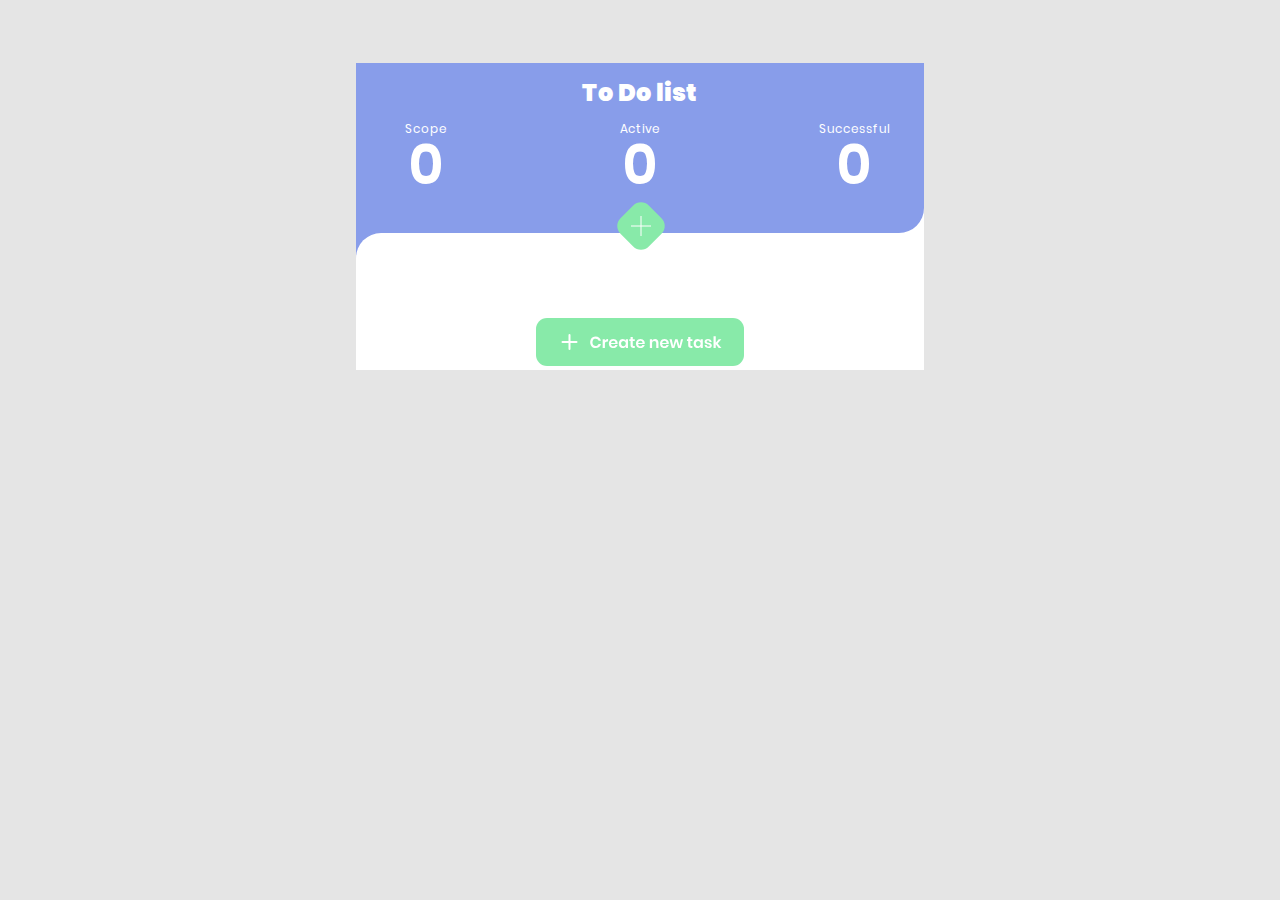
<file: index.html>
<!DOCTYPE html>
<html>
<head>
    <meta charset="UTF-8">
    <title>TO DO List</title>
    <link rel="stylesheet" href="mycss.css">

    <link href="fonts/stylesheet.css" rel="stylesheet" type="text/css"/>
</head>
<body>

<div class="main-block">

    <div class="block-under-header">

        <div class="blank-header">

            <div id="send-data" class="main-title">

                <span class="list-title"> To Do list</span>

            </div>

            <div class="left-block-with-tasks-info-status">

                <span class="scope-title">Scope</span>

                <span id="scope" class="score">0</span>

            </div>

            <div class="block-with-tasks-info-status">

                <span class="active-title">Active</span>

                <span id="active" class="score" data-score="0">0</span>

            </div>

            <div class="right-block-with-tasks-info-status">

                <span class="successful-title">Successful</span>

                <span id="successful" class="score" data-score="0">0</span>

            </div>

        </div>

    </div>

    <div id="rectangle" class="rectangle">

        <svg width="40" height="40" class="inner-rectangle">
            <line id="line" class="line" x1="20" y1="10" x2="20" y2="30" stroke="white"/>
            <line id="line" class="line" x1="10" y1="20" x2="30" y2="20" stroke="white"/>
        </svg>

    </div>

    <br>

    <div id="block-under-body" class="block-under-body">

        <div class="blank-body">

            <form id="form">

            </form>

            <svg width="208" height="48" viewBox="0 0 208 48" fill="none" xmlns="http://www.w3.org/2000/svg" id="createNewTask">
                <rect width="208" height="48" rx="11" fill="#88EAA9"/>
                <path d="M33.5 17V31" stroke="white" stroke-width="2" stroke-linecap="round" stroke-linejoin="round"/>
                <path d="M26.5 24H40.5" stroke="white" stroke-width="2" stroke-linecap="round" stroke-linejoin="round"/>
                <path d="M59.628 18.592C61.036 18.592 62.204 18.9547 63.132 19.68C64.06 20.4053 64.6733 21.392 64.972 22.64H62.604C62.3587 22.032 61.9747 21.552 61.452 21.2C60.94 20.848 60.3213 20.672 59.596 20.672C58.9987 20.672 58.46 20.8213 57.98 21.12C57.5 21.4187 57.1267 21.8453 56.86 22.4C56.5933 22.9547 56.46 23.6053 56.46 24.352C56.46 25.088 56.5933 25.7333 56.86 26.288C57.1267 26.8427 57.5 27.2693 57.98 27.568C58.46 27.8667 58.9987 28.016 59.596 28.016C60.3213 28.016 60.94 27.84 61.452 27.488C61.9747 27.136 62.3587 26.656 62.604 26.048H64.972C64.6733 27.296 64.06 28.2827 63.132 29.008C62.204 29.7333 61.036 30.096 59.628 30.096C58.5507 30.096 57.596 29.856 56.764 29.376C55.9427 28.8853 55.3027 28.2027 54.844 27.328C54.396 26.4533 54.172 25.4613 54.172 24.352C54.172 23.232 54.396 22.2347 54.844 21.36C55.3027 20.4853 55.9427 19.808 56.764 19.328C57.5853 18.8373 58.54 18.592 59.628 18.592ZM68.9206 22.832C69.2513 22.2667 69.6886 21.824 70.2326 21.504C70.7766 21.1733 71.3846 21.008 72.0566 21.008V23.424H71.4006C69.7473 23.424 68.9206 24.192 68.9206 25.728V30H66.6646V21.136H68.9206V22.832ZM81.6413 25.232C81.6413 25.456 81.6146 25.712 81.5613 26H75.0653C75.0973 26.7893 75.3106 27.3707 75.7053 27.744C76.0999 28.1173 76.5906 28.304 77.1773 28.304C77.6999 28.304 78.1319 28.176 78.4733 27.92C78.8253 27.664 79.0493 27.3173 79.1453 26.88H81.5293C81.4119 27.4987 81.1613 28.0533 80.7773 28.544C80.3933 29.0347 79.8973 29.4187 79.2893 29.696C78.6919 29.9733 78.0253 30.112 77.2893 30.112C76.4253 30.112 75.6573 29.9307 74.9853 29.568C74.3133 29.1947 73.7906 28.6667 73.4173 27.984C73.0439 27.3013 72.8573 26.496 72.8573 25.568C72.8573 24.64 73.0439 23.8347 73.4173 23.152C73.7906 22.4587 74.3133 21.9307 74.9853 21.568C75.6573 21.2053 76.4253 21.024 77.2893 21.024C78.1639 21.024 78.9266 21.2053 79.5773 21.568C80.2386 21.9307 80.7453 22.432 81.0972 23.072C81.4599 23.7013 81.6413 24.4213 81.6413 25.232ZM79.3693 25.008C79.4013 24.2827 79.2093 23.7333 78.7933 23.36C78.3879 22.9867 77.8866 22.8 77.2893 22.8C76.6813 22.8 76.1693 22.9867 75.7533 23.36C75.3373 23.7333 75.1079 24.2827 75.0653 25.008H79.3693ZM86.7148 21.024C87.4614 21.024 88.1014 21.2 88.6348 21.552C89.1681 21.904 89.5468 22.3787 89.7708 22.976V21.136H92.0108V30H89.7708V28.144C89.5468 28.7413 89.1681 29.2213 88.6348 29.584C88.1014 29.936 87.4614 30.112 86.7148 30.112C85.9681 30.112 85.2961 29.9307 84.6988 29.568C84.1014 29.2053 83.6321 28.6827 83.2908 28C82.9601 27.3067 82.7948 26.496 82.7948 25.568C82.7948 24.64 82.9601 23.8347 83.2908 23.152C83.6321 22.4587 84.1014 21.9307 84.6988 21.568C85.2961 21.2053 85.9681 21.024 86.7148 21.024ZM87.4188 22.992C86.7148 22.992 86.1494 23.2213 85.7228 23.68C85.2961 24.1387 85.0828 24.768 85.0828 25.568C85.0828 26.368 85.2961 26.9973 85.7228 27.456C86.1494 27.904 86.7148 28.128 87.4188 28.128C88.1014 28.128 88.6614 27.8987 89.0988 27.44C89.5468 26.9707 89.7708 26.3467 89.7708 25.568C89.7708 24.7787 89.5468 24.1547 89.0988 23.696C88.6614 23.2267 88.1014 22.992 87.4188 22.992ZM98.7913 28.064V30H97.6073C96.6153 30 95.8526 29.76 95.3193 29.28C94.7966 28.8 94.5353 28 94.5353 26.88V23.04H93.3033V21.136H94.5353V18.944H96.7913V21.136H98.7753V23.04H96.7913V26.912C96.7913 27.3387 96.8766 27.6373 97.0473 27.808C97.2179 27.9787 97.5059 28.064 97.9113 28.064H98.7913ZM108.751 25.232C108.751 25.456 108.724 25.712 108.671 26H102.175C102.207 26.7893 102.42 27.3707 102.815 27.744C103.209 28.1173 103.7 28.304 104.287 28.304C104.809 28.304 105.241 28.176 105.583 27.92C105.935 27.664 106.159 27.3173 106.255 26.88H108.639C108.521 27.4987 108.271 28.0533 107.887 28.544C107.503 29.0347 107.007 29.4187 106.399 29.696C105.801 29.9733 105.135 30.112 104.399 30.112C103.535 30.112 102.767 29.9307 102.095 29.568C101.423 29.1947 100.9 28.6667 100.527 27.984C100.153 27.3013 99.9666 26.496 99.9666 25.568C99.9666 24.64 100.153 23.8347 100.527 23.152C100.9 22.4587 101.423 21.9307 102.095 21.568C102.767 21.2053 103.535 21.024 104.399 21.024C105.273 21.024 106.036 21.2053 106.687 21.568C107.348 21.9307 107.855 22.432 108.207 23.072C108.569 23.7013 108.751 24.4213 108.751 25.232ZM106.479 25.008C106.511 24.2827 106.319 23.7333 105.903 23.36C105.497 22.9867 104.996 22.8 104.399 22.8C103.791 22.8 103.279 22.9867 102.863 23.36C102.447 23.7333 102.217 24.2827 102.175 25.008H106.479ZM119.117 21.008C120.141 21.008 120.957 21.344 121.565 22.016C122.173 22.688 122.477 23.632 122.477 24.848V30H120.237V25.104C120.237 24.4 120.055 23.856 119.693 23.472C119.33 23.0773 118.834 22.88 118.205 22.88C117.565 22.88 117.053 23.088 116.669 23.504C116.285 23.92 116.093 24.5173 116.093 25.296V30H113.837V21.136H116.093V22.912C116.327 22.3147 116.711 21.8507 117.245 21.52C117.789 21.1787 118.413 21.008 119.117 21.008ZM132.798 25.232C132.798 25.456 132.771 25.712 132.718 26H126.222C126.254 26.7893 126.467 27.3707 126.862 27.744C127.256 28.1173 127.747 28.304 128.334 28.304C128.856 28.304 129.288 28.176 129.63 27.92C129.982 27.664 130.206 27.3173 130.302 26.88H132.686C132.568 27.4987 132.318 28.0533 131.934 28.544C131.55 29.0347 131.054 29.4187 130.446 29.696C129.848 29.9733 129.182 30.112 128.446 30.112C127.582 30.112 126.814 29.9307 126.142 29.568C125.47 29.1947 124.947 28.6667 124.574 27.984C124.2 27.3013 124.014 26.496 124.014 25.568C124.014 24.64 124.2 23.8347 124.574 23.152C124.947 22.4587 125.47 21.9307 126.142 21.568C126.814 21.2053 127.582 21.024 128.446 21.024C129.32 21.024 130.083 21.2053 130.734 21.568C131.395 21.9307 131.902 22.432 132.253 23.072C132.616 23.7013 132.798 24.4213 132.798 25.232ZM130.526 25.008C130.558 24.2827 130.366 23.7333 129.95 23.36C129.544 22.9867 129.043 22.8 128.446 22.8C127.838 22.8 127.326 22.9867 126.91 23.36C126.494 23.7333 126.264 24.2827 126.222 25.008H130.526ZM147.087 21.136L144.703 30H142.207L140.303 23.552L138.351 30H135.855L133.487 21.136H135.743L137.183 27.984L139.151 21.136H141.535L143.519 27.984L144.975 21.136H147.087ZM156.432 28.064V30H155.248C154.256 30 153.493 29.76 152.96 29.28C152.437 28.8 152.176 28 152.176 26.88V23.04H150.944V21.136H152.176V18.944H154.432V21.136H156.416V23.04H154.432V26.912C154.432 27.3387 154.517 27.6373 154.688 27.808C154.859 27.9787 155.147 28.064 155.552 28.064H156.432ZM161.527 21.024C162.274 21.024 162.914 21.2 163.447 21.552C163.981 21.904 164.359 22.3787 164.583 22.976V21.136H166.823V30H164.583V28.144C164.359 28.7413 163.981 29.2213 163.447 29.584C162.914 29.936 162.274 30.112 161.527 30.112C160.781 30.112 160.109 29.9307 159.511 29.568C158.914 29.2053 158.445 28.6827 158.103 28C157.773 27.3067 157.607 26.496 157.607 25.568C157.607 24.64 157.773 23.8347 158.103 23.152C158.445 22.4587 158.914 21.9307 159.511 21.568C160.109 21.2053 160.781 21.024 161.527 21.024ZM162.231 22.992C161.527 22.992 160.962 23.2213 160.535 23.68C160.109 24.1387 159.895 24.768 159.895 25.568C159.895 26.368 160.109 26.9973 160.535 27.456C160.962 27.904 161.527 28.128 162.231 28.128C162.914 28.128 163.474 27.8987 163.911 27.44C164.359 26.9707 164.583 26.3467 164.583 25.568C164.583 24.7787 164.359 24.1547 163.911 23.696C163.474 23.2267 162.914 22.992 162.231 22.992ZM171.924 21.024C173.001 21.024 173.865 21.296 174.516 21.84C175.166 22.384 175.572 23.1093 175.732 24.016H173.62C173.534 23.5893 173.342 23.248 173.044 22.992C172.745 22.736 172.356 22.608 171.876 22.608C171.492 22.608 171.193 22.6987 170.98 22.88C170.766 23.0613 170.66 23.3067 170.66 23.616C170.66 23.8613 170.745 24.0587 170.916 24.208C171.086 24.3573 171.3 24.4747 171.556 24.56C171.812 24.6453 172.18 24.7467 172.66 24.864C173.332 25.0133 173.876 25.1733 174.292 25.344C174.718 25.504 175.081 25.7653 175.38 26.128C175.689 26.48 175.844 26.96 175.844 27.568C175.844 28.3253 175.545 28.9387 174.948 29.408C174.361 29.8773 173.566 30.112 172.564 30.112C171.412 30.112 170.489 29.856 169.796 29.344C169.102 28.8213 168.681 28.08 168.532 27.12H170.692C170.745 27.5573 170.937 27.904 171.268 28.16C171.598 28.4053 172.03 28.528 172.564 28.528C172.948 28.528 173.241 28.4373 173.444 28.256C173.646 28.064 173.748 27.8187 173.748 27.52C173.748 27.264 173.657 27.056 173.476 26.896C173.305 26.736 173.086 26.6133 172.82 26.528C172.564 26.4427 172.196 26.3413 171.716 26.224C171.054 26.0747 170.516 25.9253 170.1 25.776C169.694 25.616 169.342 25.3653 169.044 25.024C168.756 24.6827 168.612 24.2133 168.612 23.616C168.612 22.848 168.905 22.224 169.492 21.744C170.078 21.264 170.889 21.024 171.924 21.024ZM182.708 30L179.78 26.128V30H177.524V18.16H179.78V24.816L182.692 21.136H185.364L181.636 25.552L185.46 30H182.708Z" fill="white"/>
            </svg>

        </div>

    </div>

</div>



<script src="app.js"></script>

</body>
</html>
</file>
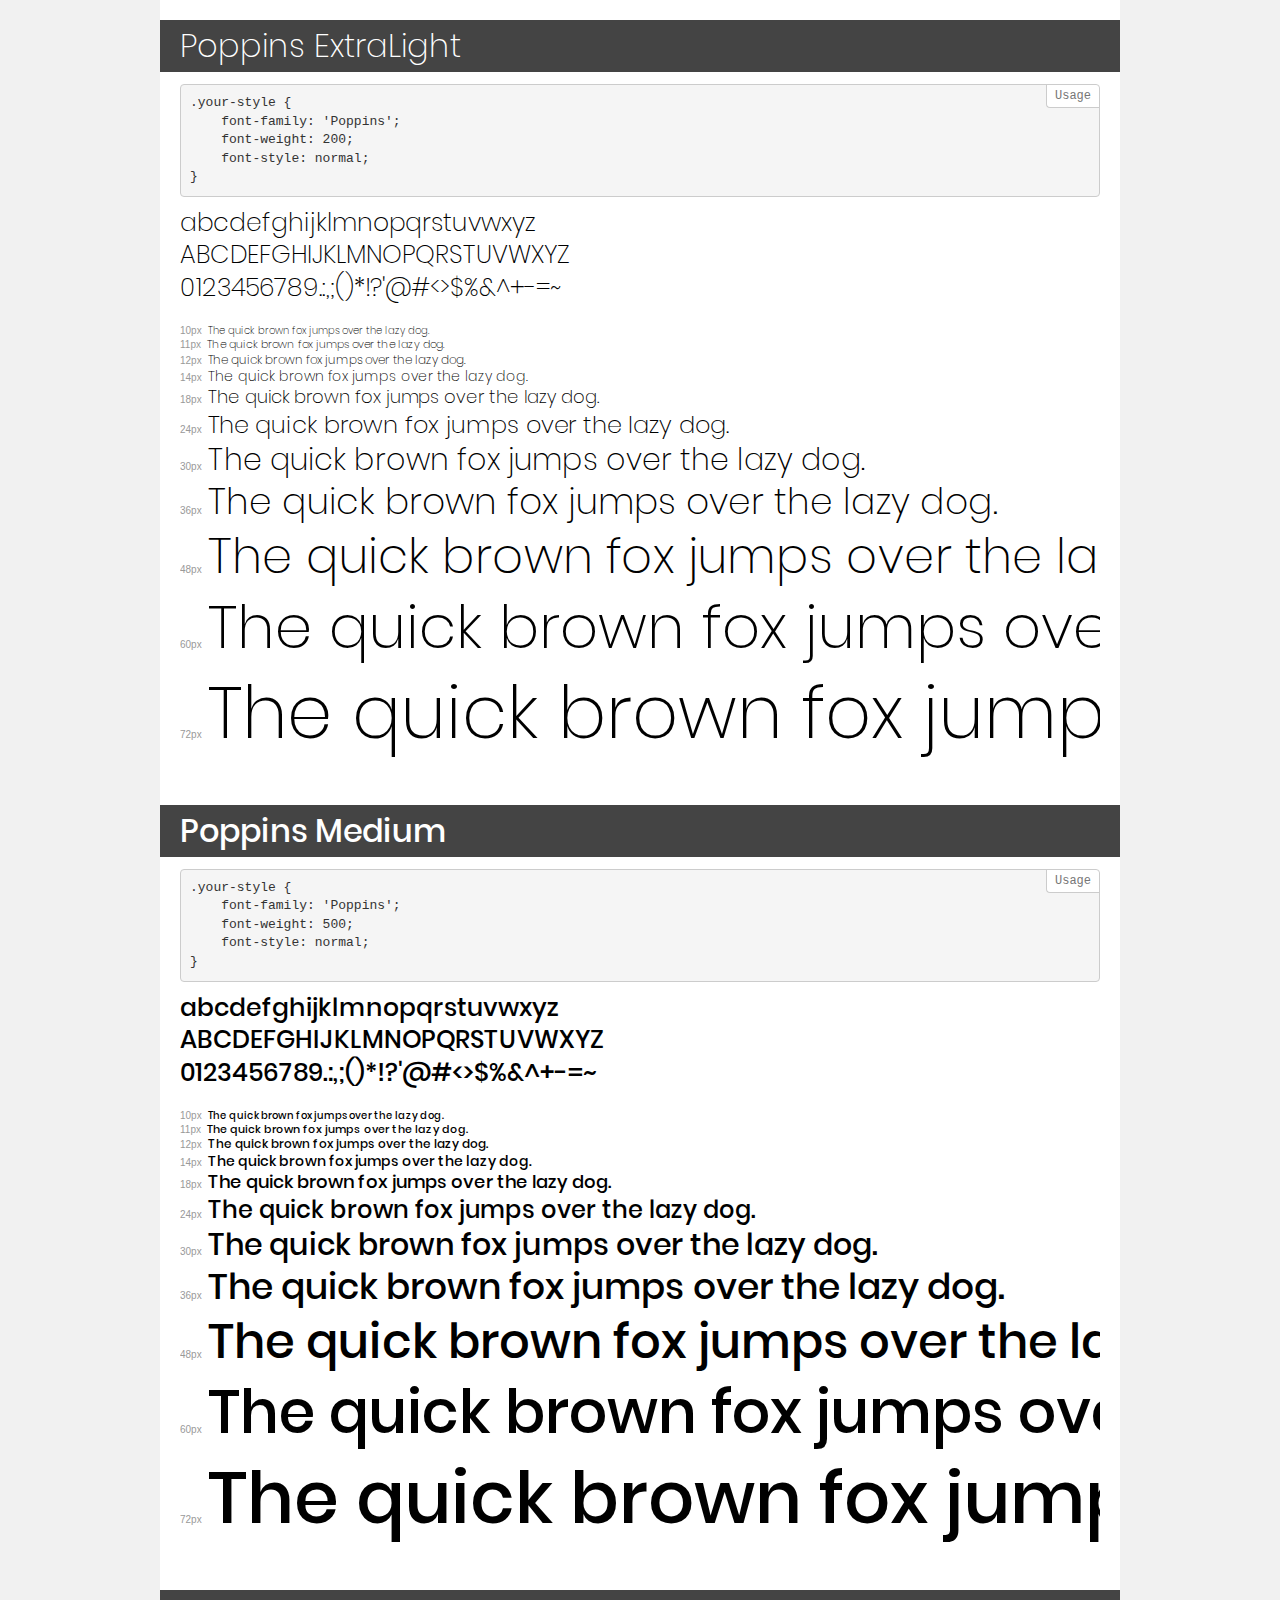
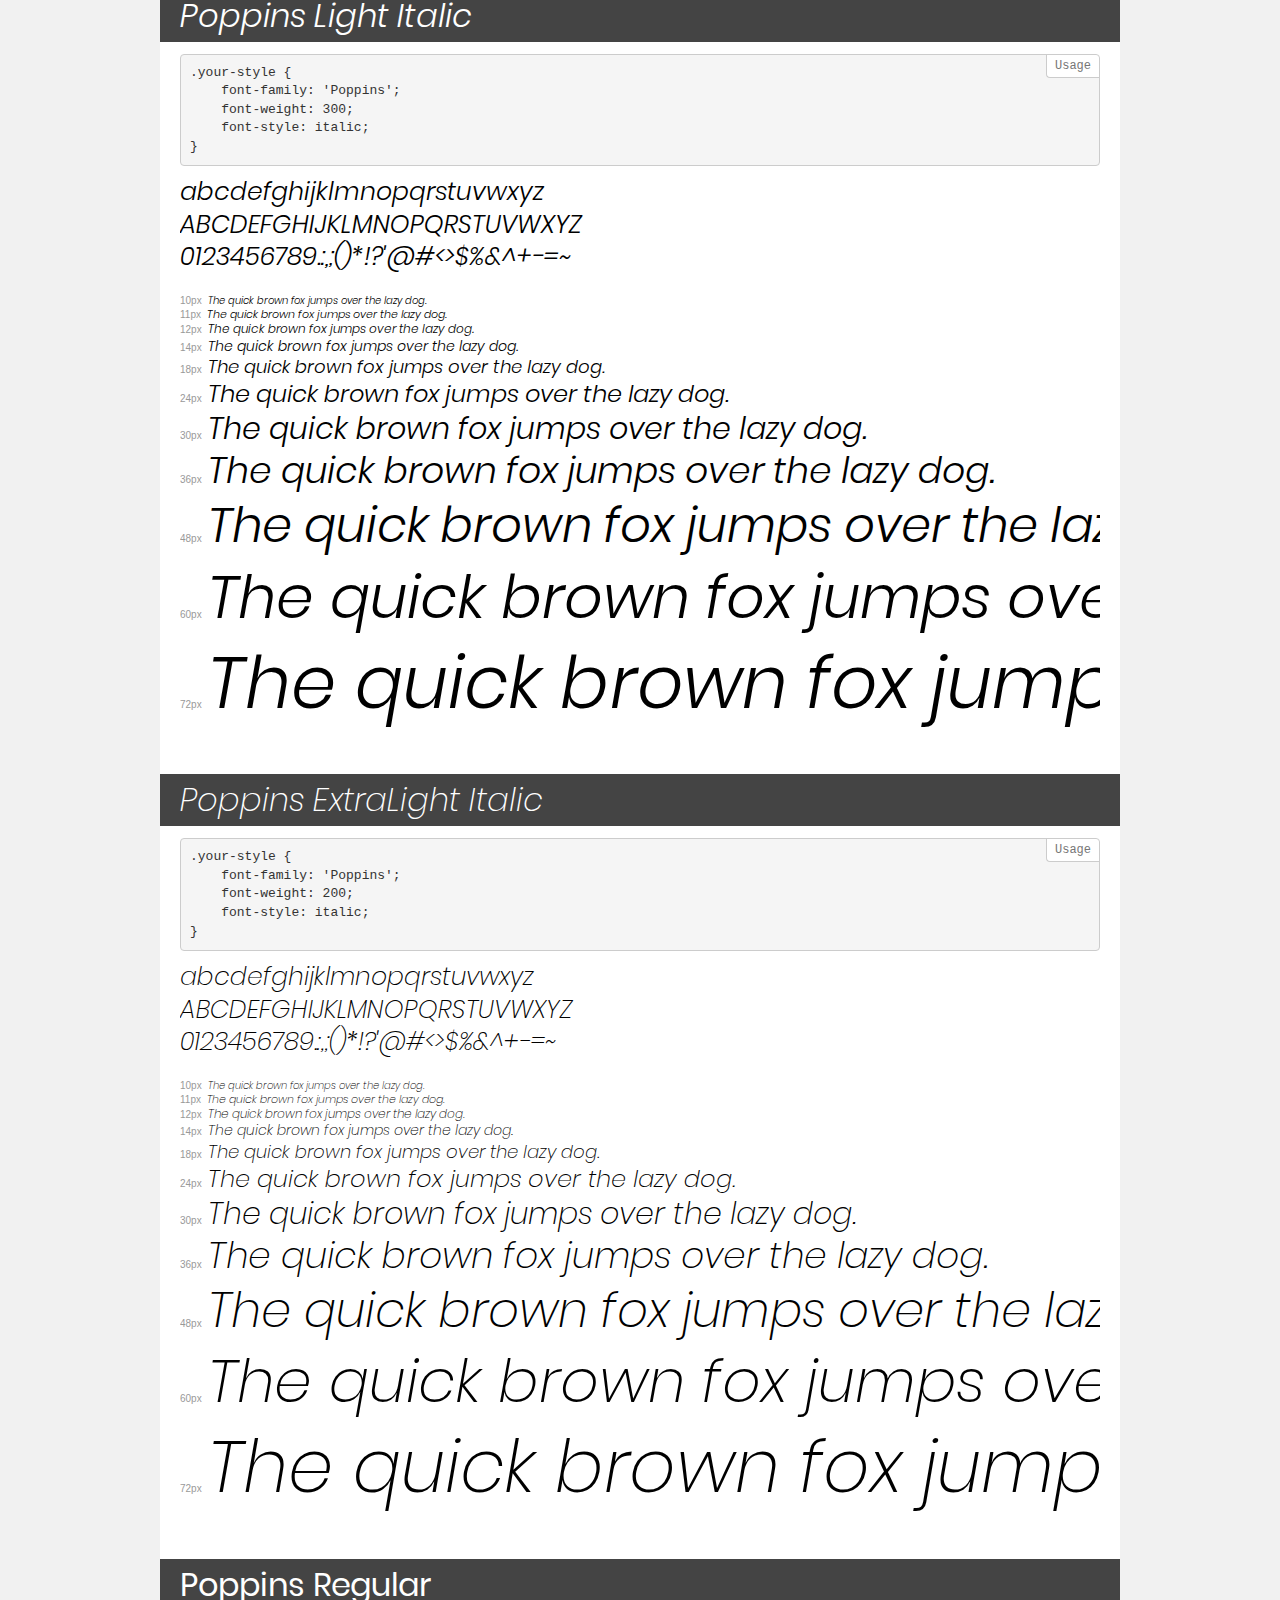
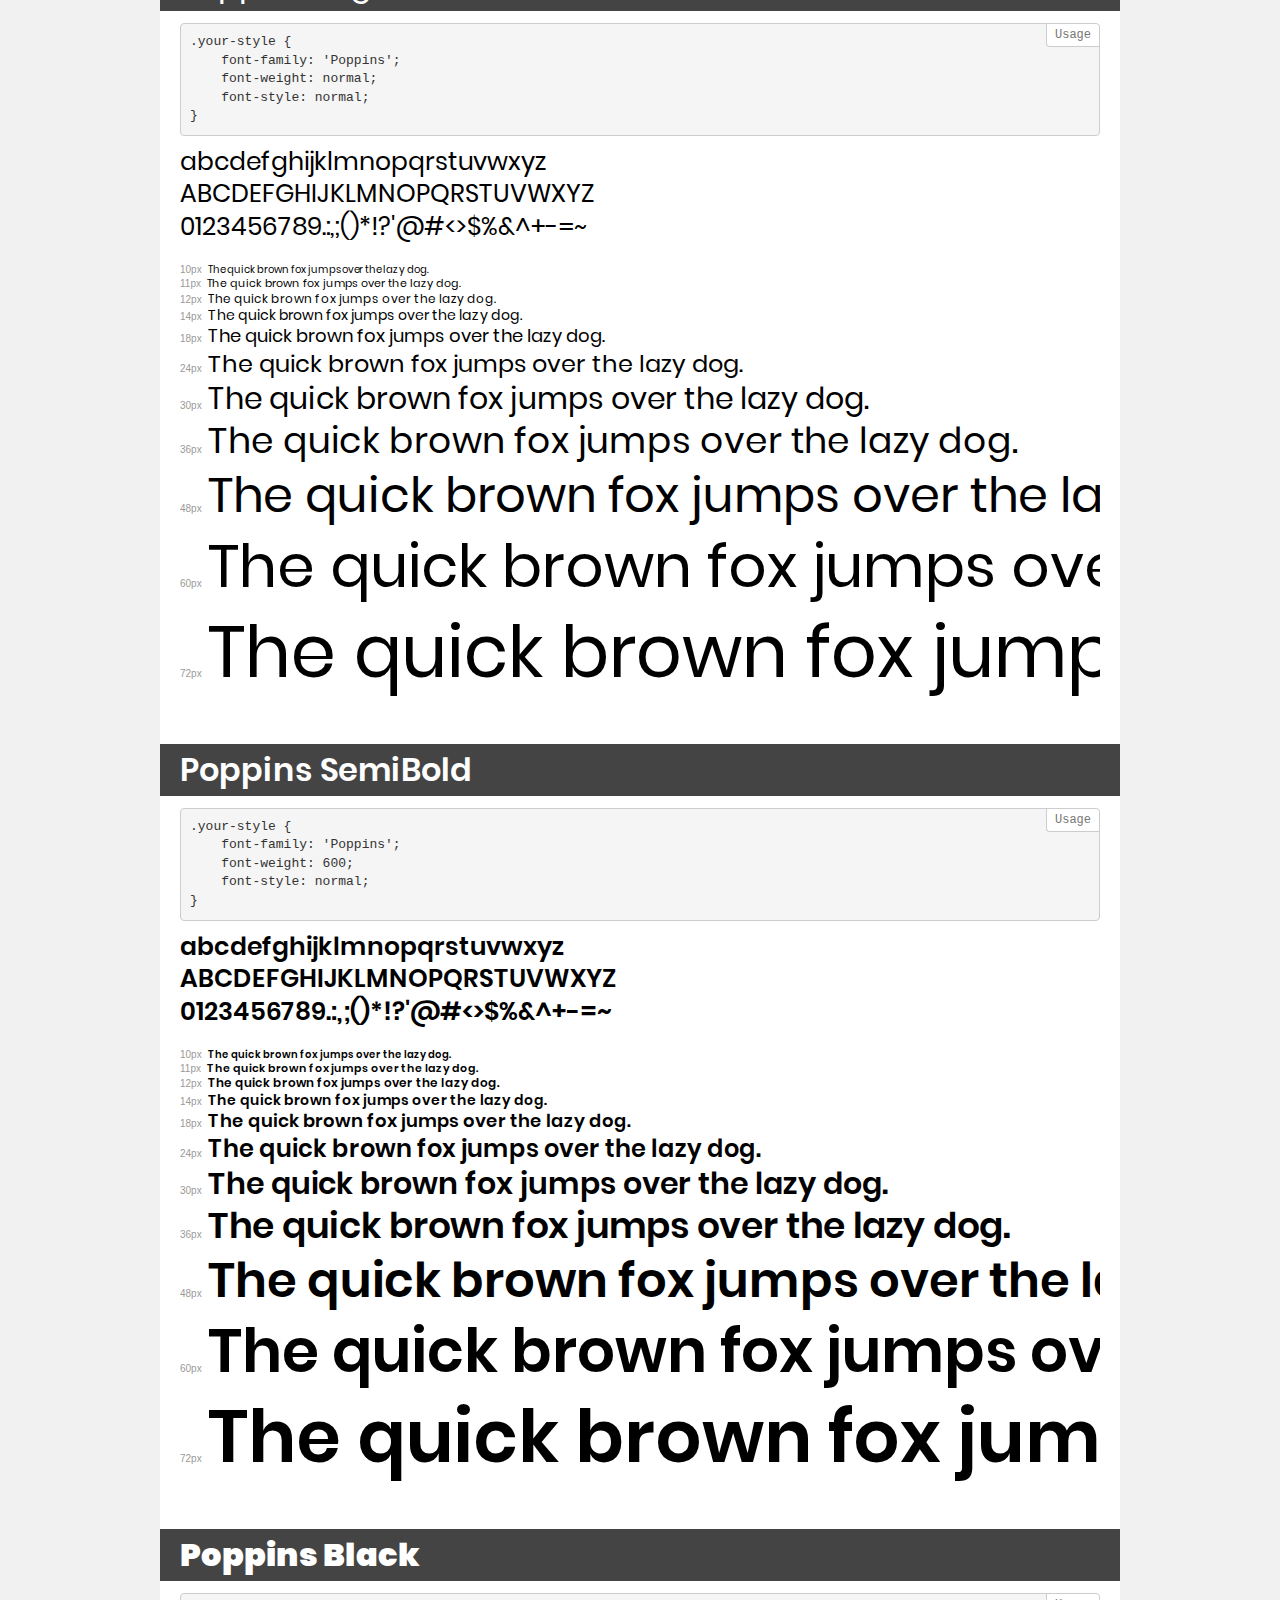
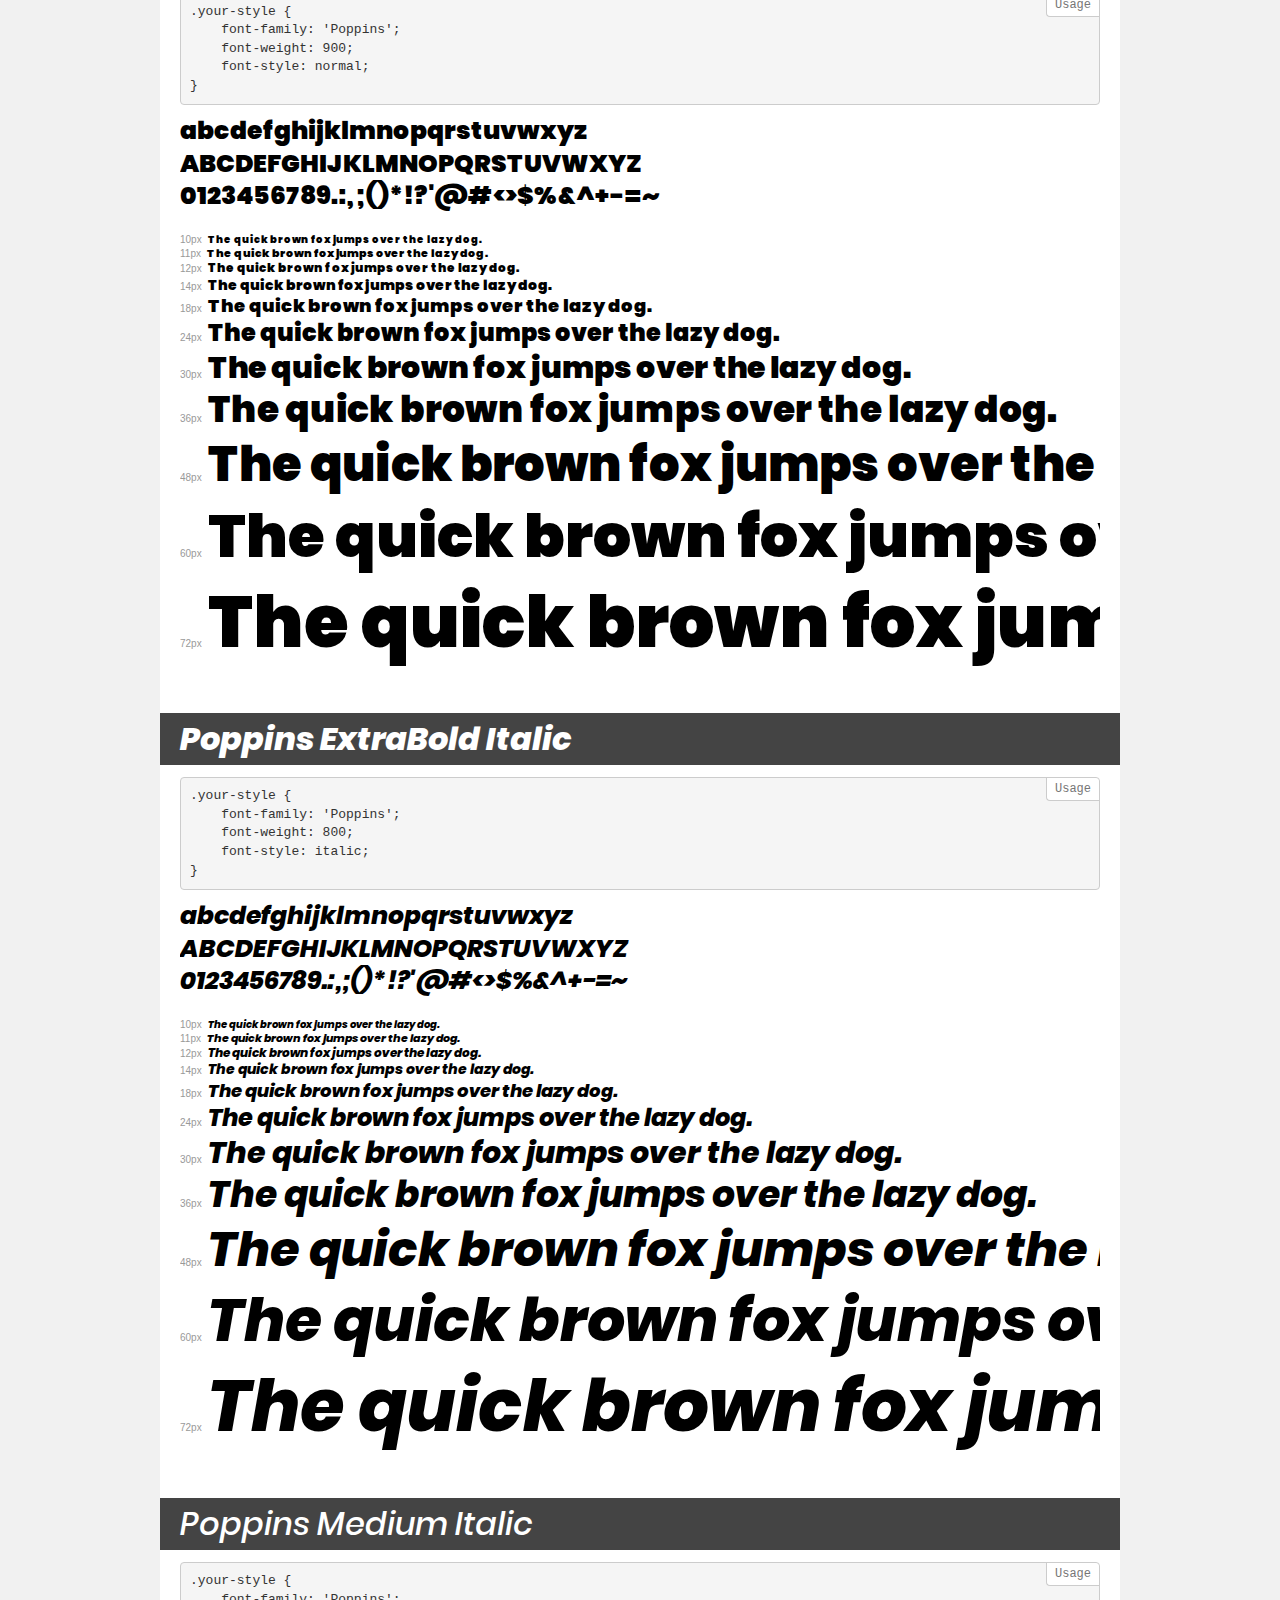
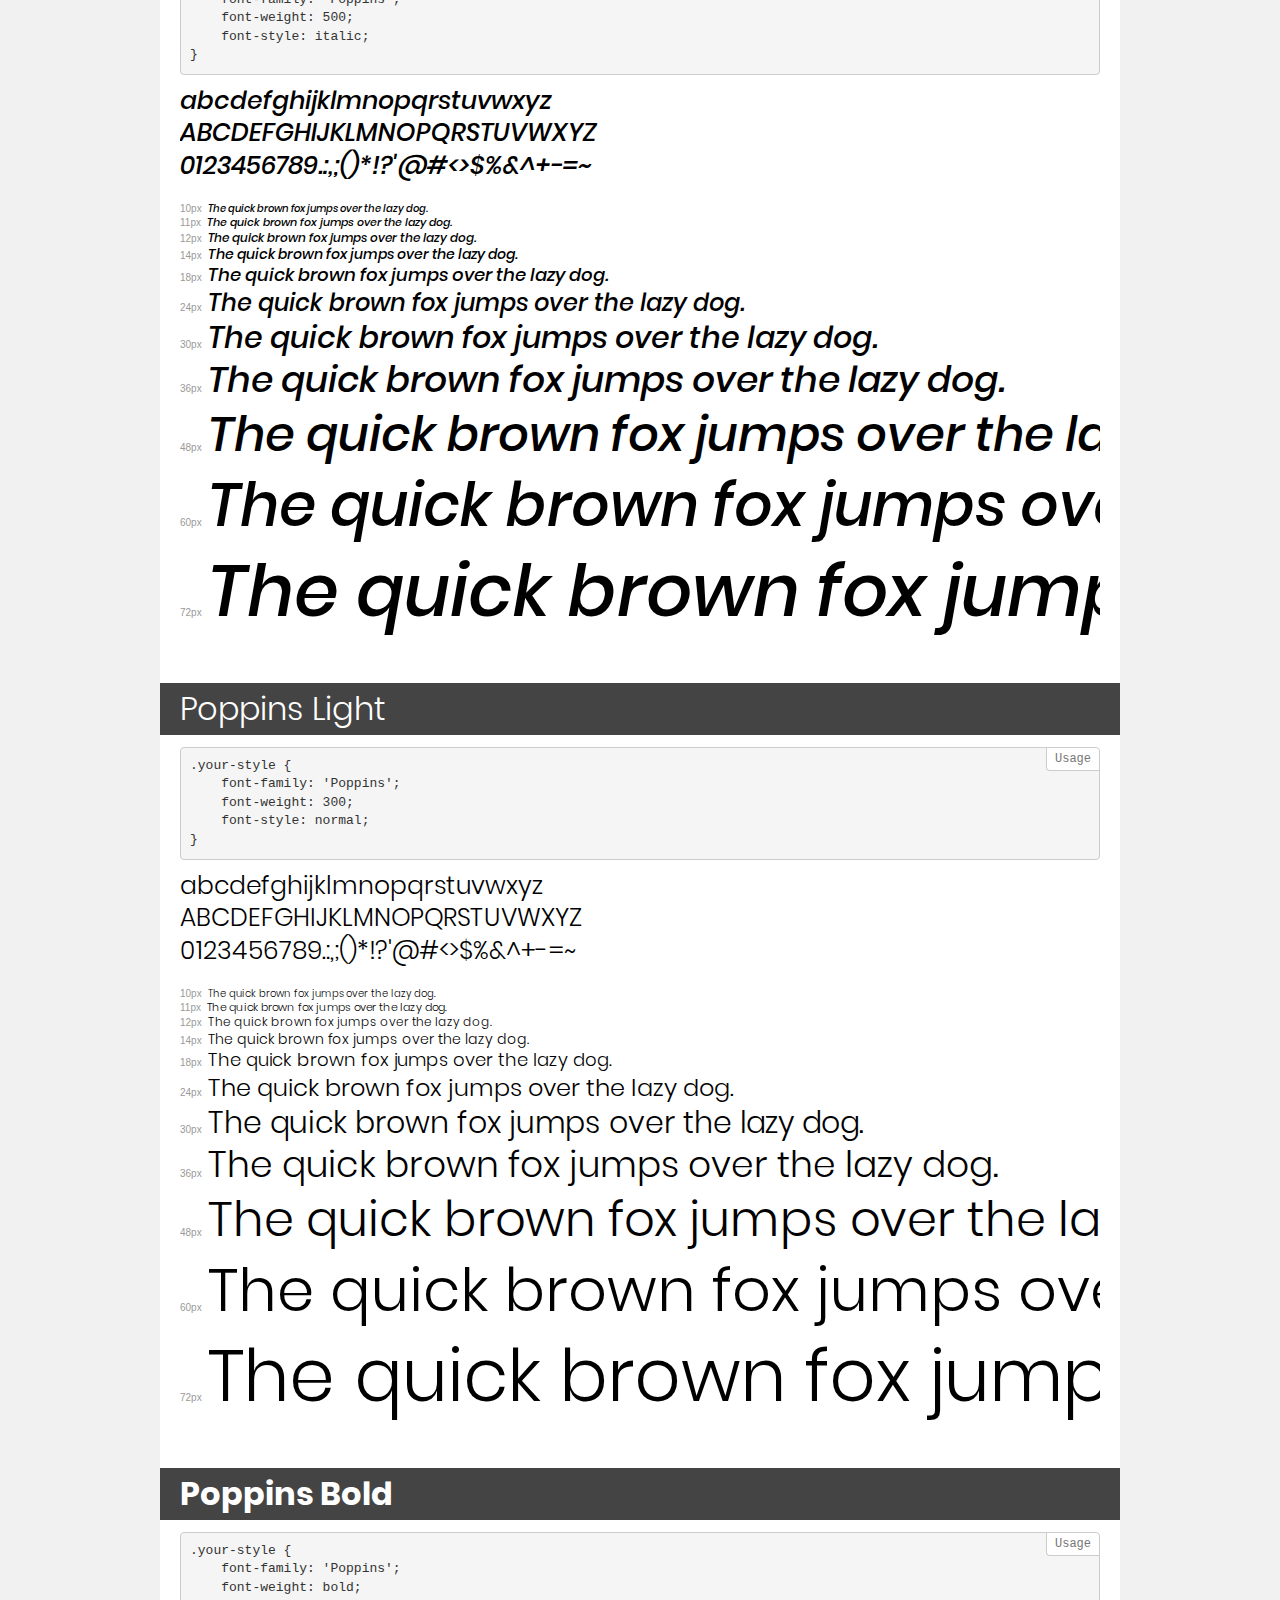
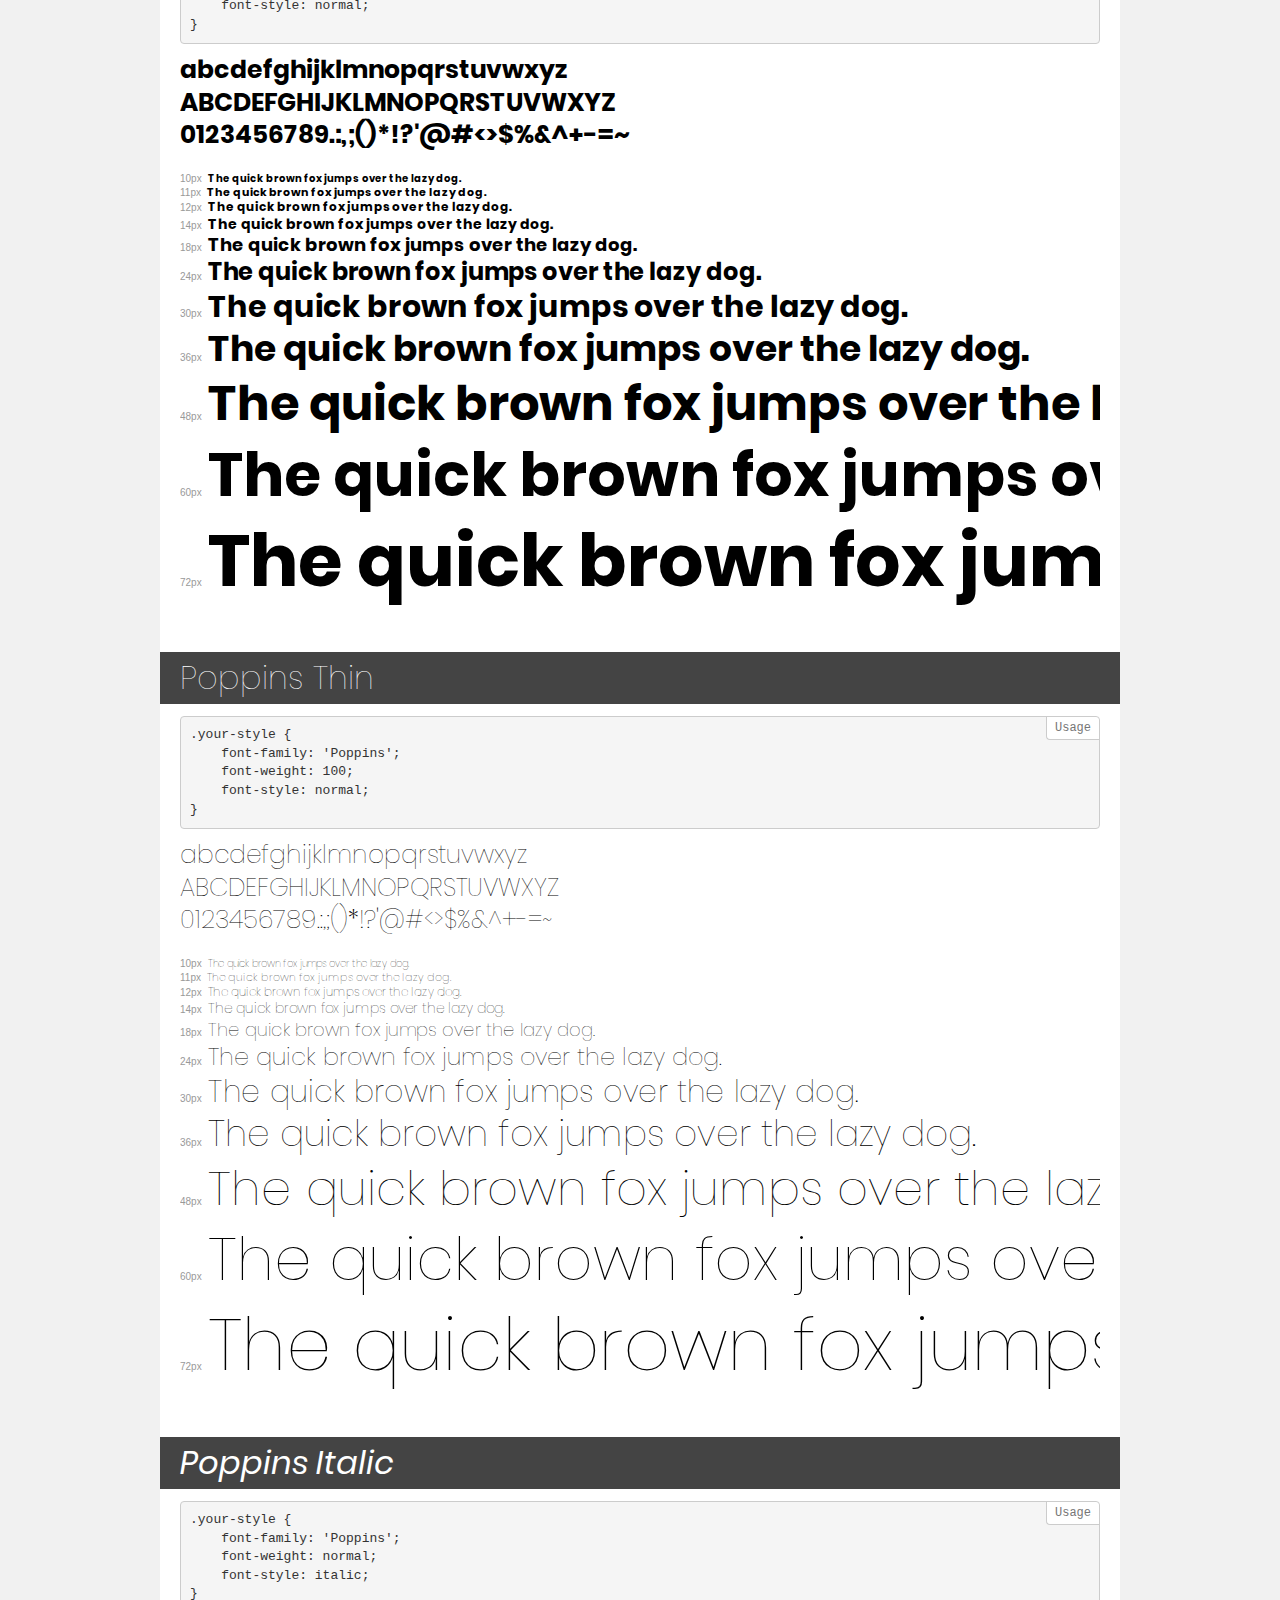
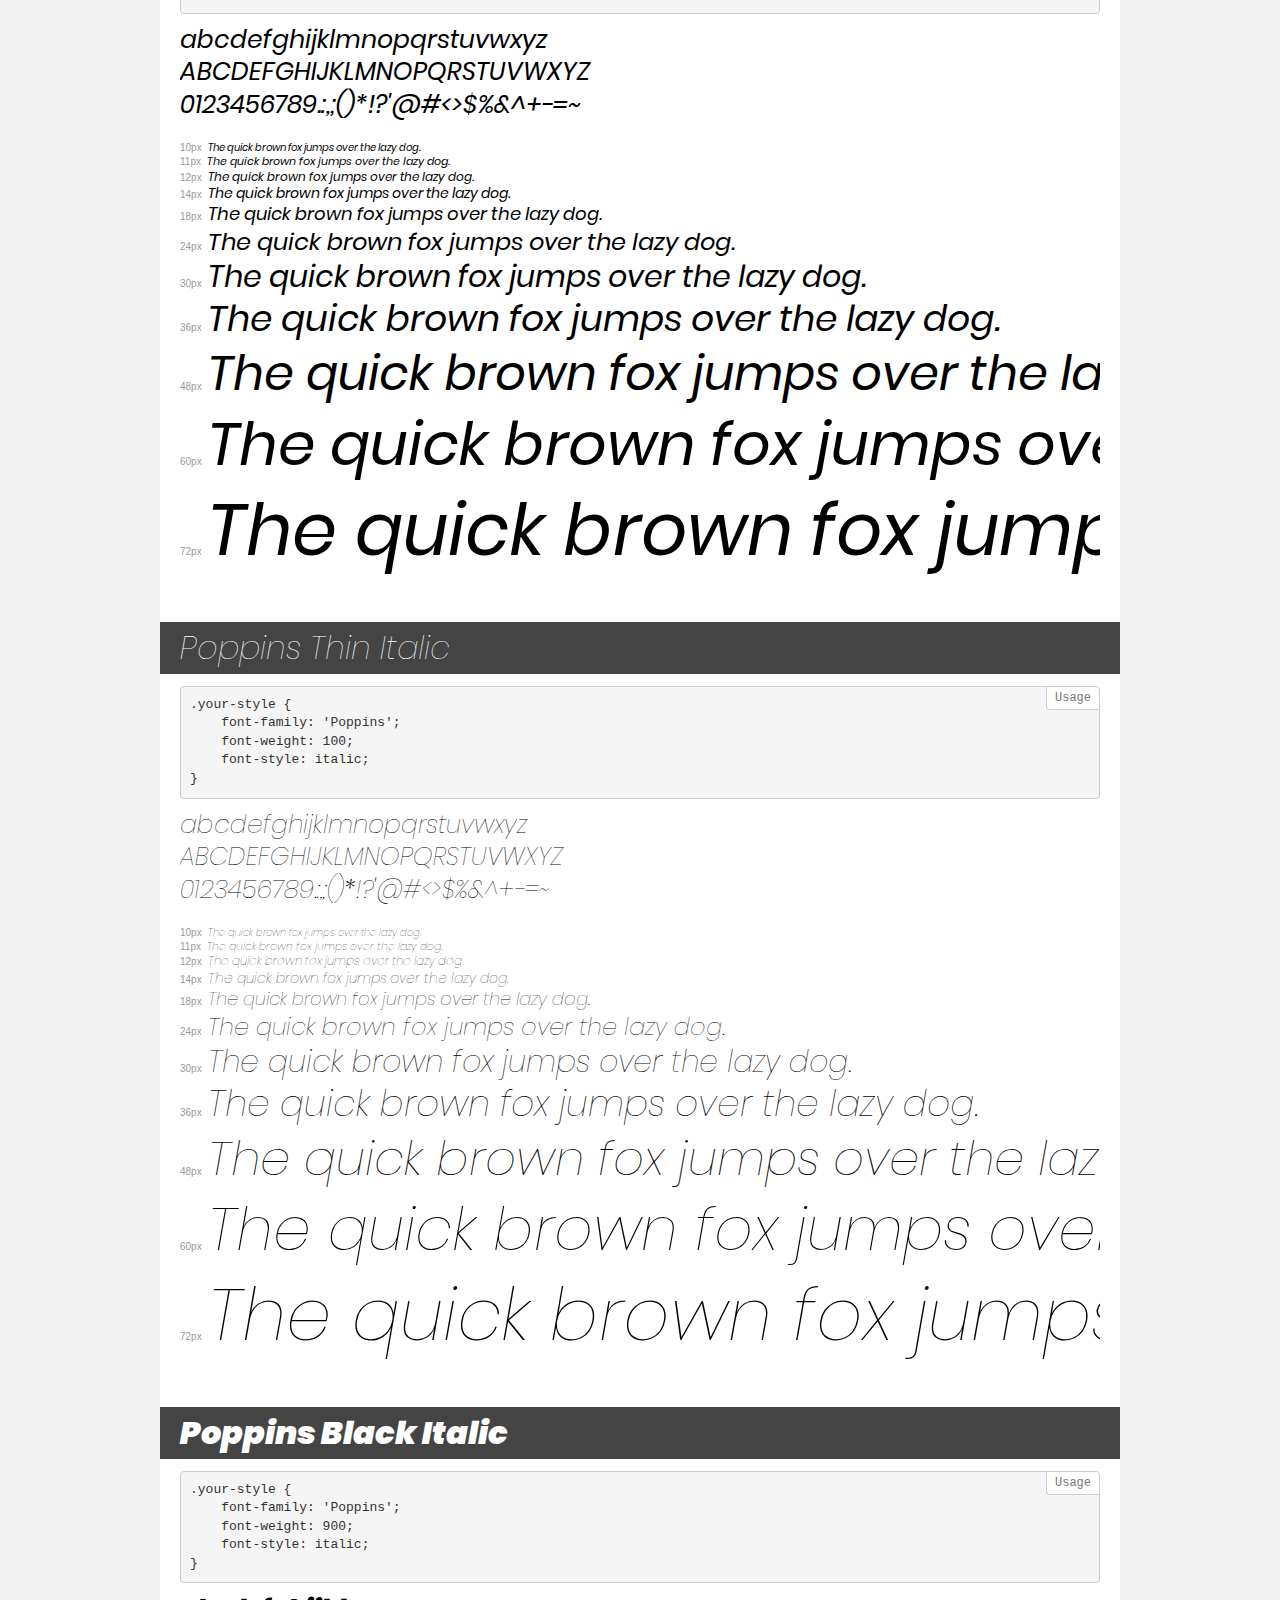
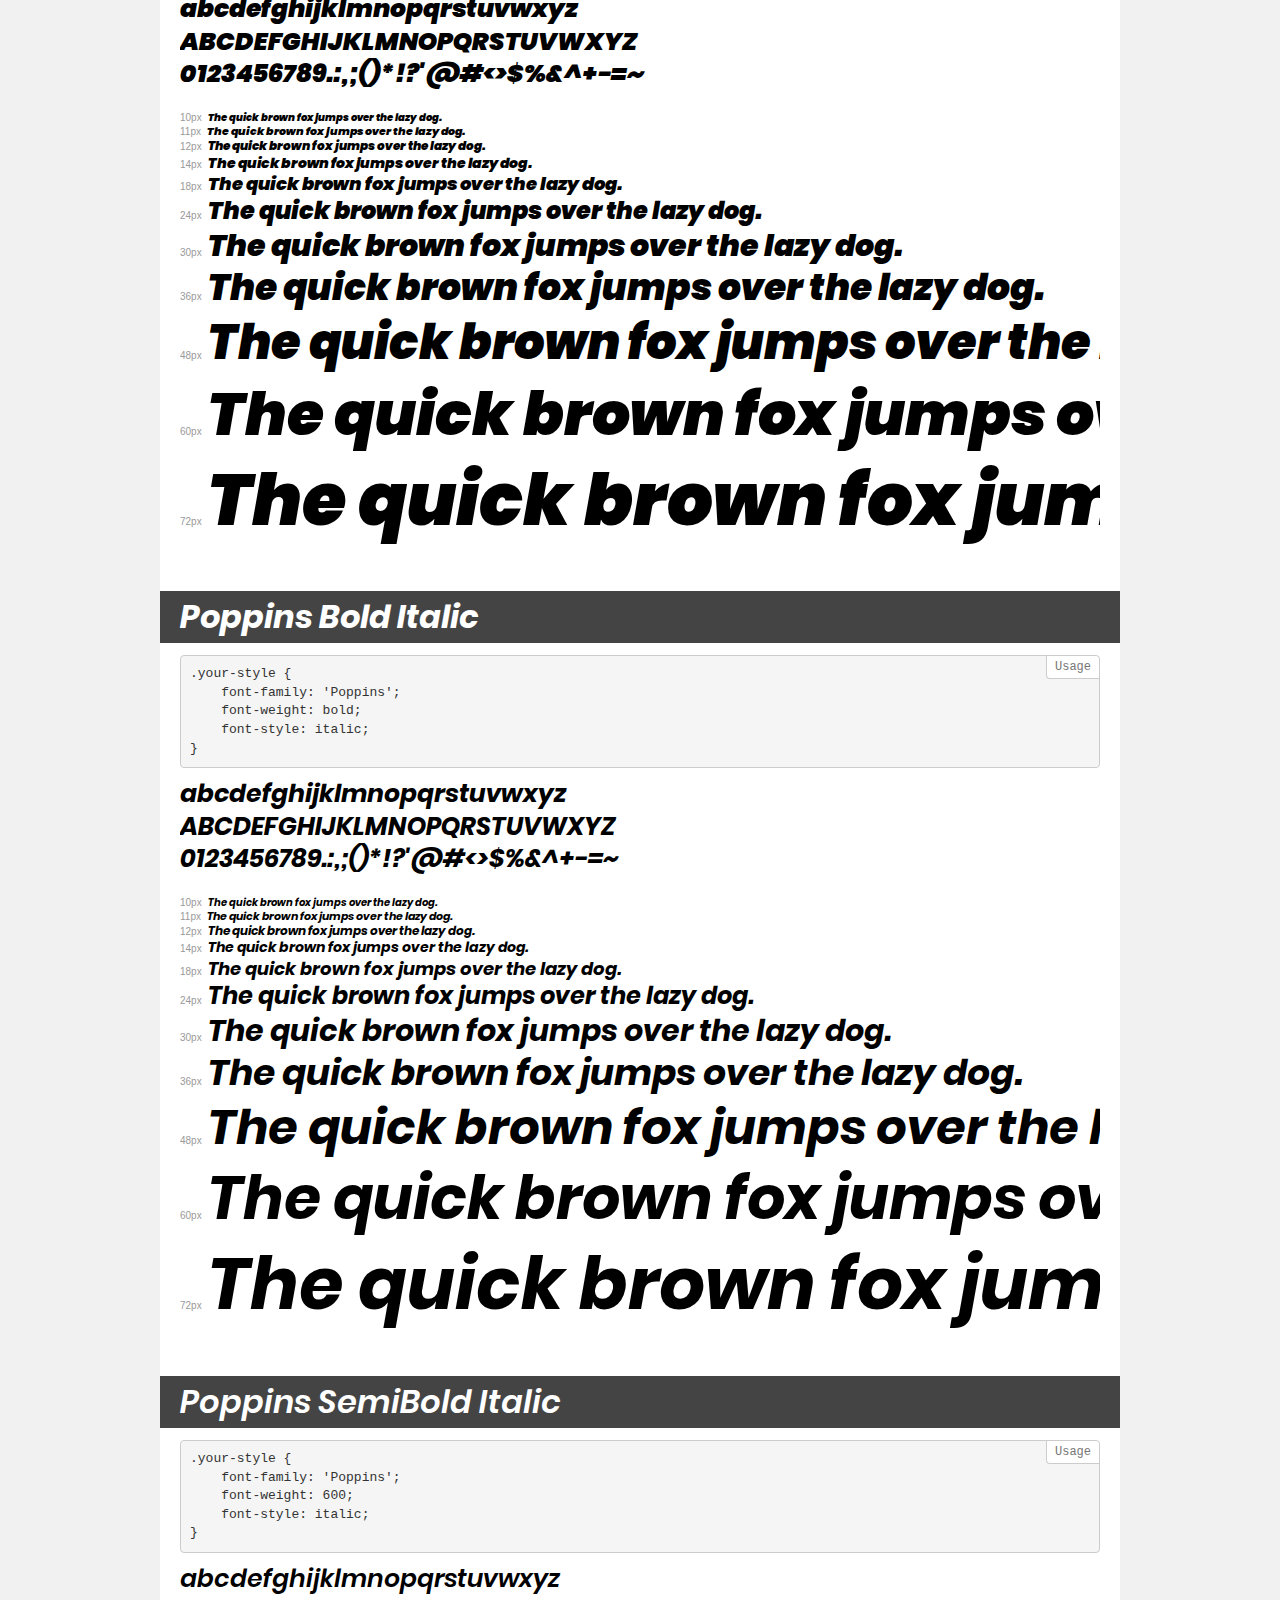
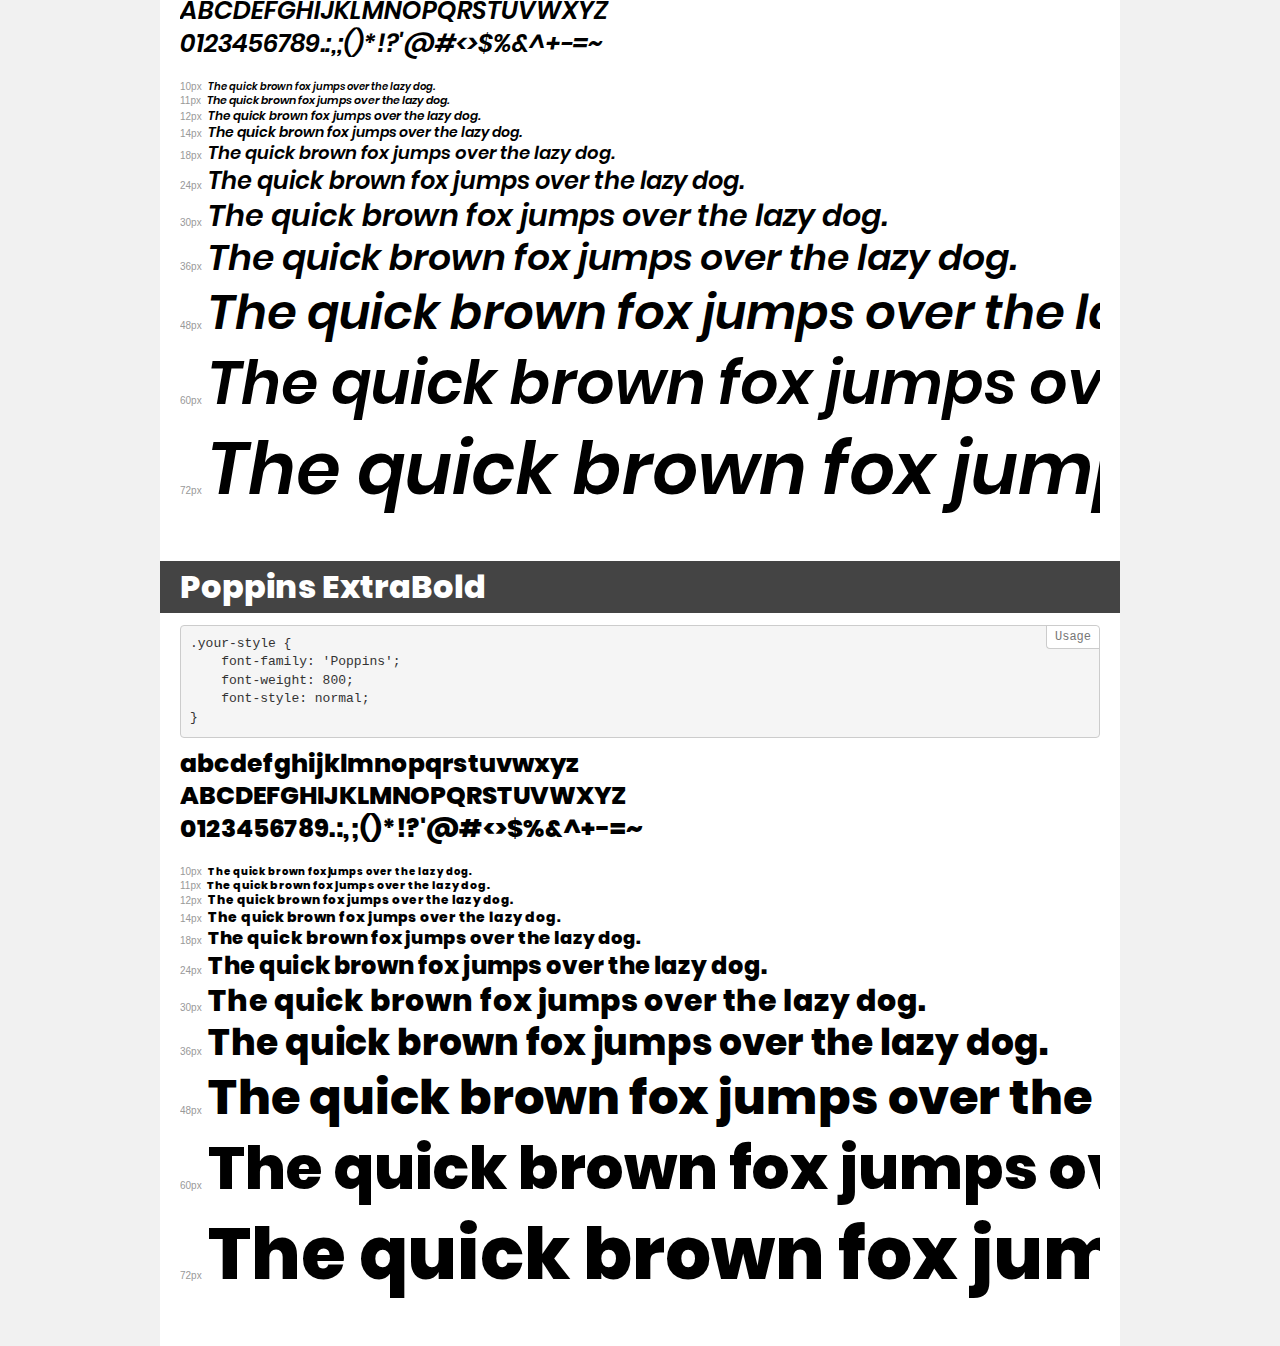
<file: fonts/demo.html>
<!DOCTYPE html>
<html>
<head>
    <meta charset="utf-8">
    <meta http-equiv="X-UA-Compatible" content="IE=edge">
    <meta name="viewport" content="width=device-width, initial-scale=1">
    <meta name="robots" content="noindex, noarchive">
    <meta name="format-detection" content="telephone=no">
    <title>Transfonter demo</title>
    <link href="stylesheet.css" rel="stylesheet">
    <style>
        /*
        http://meyerweb.com/eric/tools/css/reset/
        v2.0 | 20110126
        License: none (public domain)
        */
        html, body, div, span, applet, object, iframe,
        h1, h2, h3, h4, h5, h6, p, blockquote, pre,
        a, abbr, acronym, address, big, cite, code,
        del, dfn, em, img, ins, kbd, q, s, samp,
        small, strike, strong, sub, sup, tt, var,
        b, u, i, center,
        dl, dt, dd, ol, ul, li,
        fieldset, form, label, legend,
        table, caption, tbody, tfoot, thead, tr, th, td,
        article, aside, canvas, details, embed,
        figure, figcaption, footer, header, hgroup,
        menu, nav, output, ruby, section, summary,
        time, mark, audio, video {
            margin: 0;
            padding: 0;
            border: 0;
            font-size: 100%;
            font: inherit;
            vertical-align: baseline;
        }
        /* HTML5 display-role reset for older browsers */
        article, aside, details, figcaption, figure,
        footer, header, hgroup, menu, nav, section {
            display: block;
        }
        body {
            line-height: 1;
        }
        ol, ul {
            list-style: none;
        }
        blockquote, q {
            quotes: none;
        }
        blockquote:before, blockquote:after,
        q:before, q:after {
            content: '';
            content: none;
        }
        table {
            border-collapse: collapse;
            border-spacing: 0;
        }
        /* common styles */
        body {
            background: #f1f1f1;
            color: #000;
        }
        .page {
            background: #fff;
            width: 920px;
            margin: 0 auto;
            padding: 20px 20px 0 20px;
            overflow: hidden;
        }
        .font-container {
            overflow-x: auto;
            overflow-y: hidden;
            margin-bottom: 40px;
            line-height: 1.3;
            white-space: nowrap;
            padding-bottom: 5px;
        }
        h1 {
            position: relative;
            background: #444;
            font-size: 32px;
            color: #fff;
            padding: 10px 20px;
            margin: 0 -20px 12px -20px;
        }
        .letters {
            font-size: 25px;
            margin-bottom: 20px;
        }
        .s10:before {
            content: '10px';
        }
        .s11:before {
            content: '11px';
        }
        .s12:before {
            content: '12px';
        }
        .s14:before {
            content: '14px';
        }
        .s18:before {
            content: '18px';
        }
        .s24:before {
            content: '24px';
        }
        .s30:before {
            content: '30px';
        }
        .s36:before {
            content: '36px';
        }
        .s48:before {
            content: '48px';
        }
        .s60:before {
            content: '60px';
        }
        .s72:before {
            content: '72px';
        }
        .s10:before, .s11:before, .s12:before, .s14:before,
        .s18:before, .s24:before, .s30:before, .s36:before,
        .s48:before, .s60:before, .s72:before {
            font-family: Arial, sans-serif;
            font-size: 10px;
            font-weight: normal;
            font-style: normal;
            color: #999;
            padding-right: 6px;
        }
        pre {
            display: block;
            position: relative;
            padding: 9px;
            margin: 0 0 10px;
            font-family: Monaco, Menlo, Consolas, "Courier New", monospace !important;
            font-size: 13px;
            line-height: 1.428571429;
            color: #333;
            font-weight: normal !important;
            font-style: normal !important;
            background-color: #f5f5f5;
            border: 1px solid #ccc;
            overflow-x: auto;
            border-radius: 4px;
        }
        pre:after {
            display: block;
            position: absolute;
            right: 0;
            top: 0;
            content: 'Usage';
            line-height: 1;
            padding: 5px 8px;
            font-size: 12px;
            color: #767676;
            background-color: #fff;
            border: 1px solid #ccc;
            border-right: none;
            border-top: none;
            border-radius: 0 4px 0 4px;
            z-index: 10;
        }
        /* responsive */
        @media (max-width: 959px) {
            .page {
                width: auto;
                margin: 0;
            }
        }
    </style>
</head>
<body>
<div class="page">
    <div class="demo" style="font-family: 'Poppins'; font-weight: 200; font-style: normal;">
        <h1>Poppins ExtraLight</h1>
        <pre>.your-style {
    font-family: 'Poppins';
    font-weight: 200;
    font-style: normal;
}</pre>
        <div class="font-container">
            <p class="letters">
                abcdefghijklmnopqrstuvwxyz<br>
ABCDEFGHIJKLMNOPQRSTUVWXYZ<br>
                0123456789.:,;()*!?'@#<>$%&^+-=~
            </p>
            <p class="s10" style="font-size: 10px;">The quick brown fox jumps over the lazy dog.</p>
            <p class="s11" style="font-size: 11px;">The quick brown fox jumps over the lazy dog.</p>
            <p class="s12" style="font-size: 12px;">The quick brown fox jumps over the lazy dog.</p>
            <p class="s14" style="font-size: 14px;">The quick brown fox jumps over the lazy dog.</p>
            <p class="s18" style="font-size: 18px;">The quick brown fox jumps over the lazy dog.</p>
            <p class="s24" style="font-size: 24px;">The quick brown fox jumps over the lazy dog.</p>
            <p class="s30" style="font-size: 30px;">The quick brown fox jumps over the lazy dog.</p>
            <p class="s36" style="font-size: 36px;">The quick brown fox jumps over the lazy dog.</p>
            <p class="s48" style="font-size: 48px;">The quick brown fox jumps over the lazy dog.</p>
            <p class="s60" style="font-size: 60px;">The quick brown fox jumps over the lazy dog.</p>
            <p class="s72" style="font-size: 72px;">The quick brown fox jumps over the lazy dog.</p>
        </div>
    </div>
    <div class="demo" style="font-family: 'Poppins'; font-weight: 500; font-style: normal;">
        <h1>Poppins Medium</h1>
        <pre>.your-style {
    font-family: 'Poppins';
    font-weight: 500;
    font-style: normal;
}</pre>
        <div class="font-container">
            <p class="letters">
                abcdefghijklmnopqrstuvwxyz<br>
ABCDEFGHIJKLMNOPQRSTUVWXYZ<br>
                0123456789.:,;()*!?'@#<>$%&^+-=~
            </p>
            <p class="s10" style="font-size: 10px;">The quick brown fox jumps over the lazy dog.</p>
            <p class="s11" style="font-size: 11px;">The quick brown fox jumps over the lazy dog.</p>
            <p class="s12" style="font-size: 12px;">The quick brown fox jumps over the lazy dog.</p>
            <p class="s14" style="font-size: 14px;">The quick brown fox jumps over the lazy dog.</p>
            <p class="s18" style="font-size: 18px;">The quick brown fox jumps over the lazy dog.</p>
            <p class="s24" style="font-size: 24px;">The quick brown fox jumps over the lazy dog.</p>
            <p class="s30" style="font-size: 30px;">The quick brown fox jumps over the lazy dog.</p>
            <p class="s36" style="font-size: 36px;">The quick brown fox jumps over the lazy dog.</p>
            <p class="s48" style="font-size: 48px;">The quick brown fox jumps over the lazy dog.</p>
            <p class="s60" style="font-size: 60px;">The quick brown fox jumps over the lazy dog.</p>
            <p class="s72" style="font-size: 72px;">The quick brown fox jumps over the lazy dog.</p>
        </div>
    </div>
    <div class="demo" style="font-family: 'Poppins'; font-weight: 300; font-style: italic;">
        <h1>Poppins Light Italic</h1>
        <pre>.your-style {
    font-family: 'Poppins';
    font-weight: 300;
    font-style: italic;
}</pre>
        <div class="font-container">
            <p class="letters">
                abcdefghijklmnopqrstuvwxyz<br>
ABCDEFGHIJKLMNOPQRSTUVWXYZ<br>
                0123456789.:,;()*!?'@#<>$%&^+-=~
            </p>
            <p class="s10" style="font-size: 10px;">The quick brown fox jumps over the lazy dog.</p>
            <p class="s11" style="font-size: 11px;">The quick brown fox jumps over the lazy dog.</p>
            <p class="s12" style="font-size: 12px;">The quick brown fox jumps over the lazy dog.</p>
            <p class="s14" style="font-size: 14px;">The quick brown fox jumps over the lazy dog.</p>
            <p class="s18" style="font-size: 18px;">The quick brown fox jumps over the lazy dog.</p>
            <p class="s24" style="font-size: 24px;">The quick brown fox jumps over the lazy dog.</p>
            <p class="s30" style="font-size: 30px;">The quick brown fox jumps over the lazy dog.</p>
            <p class="s36" style="font-size: 36px;">The quick brown fox jumps over the lazy dog.</p>
            <p class="s48" style="font-size: 48px;">The quick brown fox jumps over the lazy dog.</p>
            <p class="s60" style="font-size: 60px;">The quick brown fox jumps over the lazy dog.</p>
            <p class="s72" style="font-size: 72px;">The quick brown fox jumps over the lazy dog.</p>
        </div>
    </div>
    <div class="demo" style="font-family: 'Poppins'; font-weight: 200; font-style: italic;">
        <h1>Poppins ExtraLight Italic</h1>
        <pre>.your-style {
    font-family: 'Poppins';
    font-weight: 200;
    font-style: italic;
}</pre>
        <div class="font-container">
            <p class="letters">
                abcdefghijklmnopqrstuvwxyz<br>
ABCDEFGHIJKLMNOPQRSTUVWXYZ<br>
                0123456789.:,;()*!?'@#<>$%&^+-=~
            </p>
            <p class="s10" style="font-size: 10px;">The quick brown fox jumps over the lazy dog.</p>
            <p class="s11" style="font-size: 11px;">The quick brown fox jumps over the lazy dog.</p>
            <p class="s12" style="font-size: 12px;">The quick brown fox jumps over the lazy dog.</p>
            <p class="s14" style="font-size: 14px;">The quick brown fox jumps over the lazy dog.</p>
            <p class="s18" style="font-size: 18px;">The quick brown fox jumps over the lazy dog.</p>
            <p class="s24" style="font-size: 24px;">The quick brown fox jumps over the lazy dog.</p>
            <p class="s30" style="font-size: 30px;">The quick brown fox jumps over the lazy dog.</p>
            <p class="s36" style="font-size: 36px;">The quick brown fox jumps over the lazy dog.</p>
            <p class="s48" style="font-size: 48px;">The quick brown fox jumps over the lazy dog.</p>
            <p class="s60" style="font-size: 60px;">The quick brown fox jumps over the lazy dog.</p>
            <p class="s72" style="font-size: 72px;">The quick brown fox jumps over the lazy dog.</p>
        </div>
    </div>
    <div class="demo" style="font-family: 'Poppins'; font-weight: normal; font-style: normal;">
        <h1>Poppins Regular</h1>
        <pre>.your-style {
    font-family: 'Poppins';
    font-weight: normal;
    font-style: normal;
}</pre>
        <div class="font-container">
            <p class="letters">
                abcdefghijklmnopqrstuvwxyz<br>
ABCDEFGHIJKLMNOPQRSTUVWXYZ<br>
                0123456789.:,;()*!?'@#<>$%&^+-=~
            </p>
            <p class="s10" style="font-size: 10px;">The quick brown fox jumps over the lazy dog.</p>
            <p class="s11" style="font-size: 11px;">The quick brown fox jumps over the lazy dog.</p>
            <p class="s12" style="font-size: 12px;">The quick brown fox jumps over the lazy dog.</p>
            <p class="s14" style="font-size: 14px;">The quick brown fox jumps over the lazy dog.</p>
            <p class="s18" style="font-size: 18px;">The quick brown fox jumps over the lazy dog.</p>
            <p class="s24" style="font-size: 24px;">The quick brown fox jumps over the lazy dog.</p>
            <p class="s30" style="font-size: 30px;">The quick brown fox jumps over the lazy dog.</p>
            <p class="s36" style="font-size: 36px;">The quick brown fox jumps over the lazy dog.</p>
            <p class="s48" style="font-size: 48px;">The quick brown fox jumps over the lazy dog.</p>
            <p class="s60" style="font-size: 60px;">The quick brown fox jumps over the lazy dog.</p>
            <p class="s72" style="font-size: 72px;">The quick brown fox jumps over the lazy dog.</p>
        </div>
    </div>
    <div class="demo" style="font-family: 'Poppins'; font-weight: 600; font-style: normal;">
        <h1>Poppins SemiBold</h1>
        <pre>.your-style {
    font-family: 'Poppins';
    font-weight: 600;
    font-style: normal;
}</pre>
        <div class="font-container">
            <p class="letters">
                abcdefghijklmnopqrstuvwxyz<br>
ABCDEFGHIJKLMNOPQRSTUVWXYZ<br>
                0123456789.:,;()*!?'@#<>$%&^+-=~
            </p>
            <p class="s10" style="font-size: 10px;">The quick brown fox jumps over the lazy dog.</p>
            <p class="s11" style="font-size: 11px;">The quick brown fox jumps over the lazy dog.</p>
            <p class="s12" style="font-size: 12px;">The quick brown fox jumps over the lazy dog.</p>
            <p class="s14" style="font-size: 14px;">The quick brown fox jumps over the lazy dog.</p>
            <p class="s18" style="font-size: 18px;">The quick brown fox jumps over the lazy dog.</p>
            <p class="s24" style="font-size: 24px;">The quick brown fox jumps over the lazy dog.</p>
            <p class="s30" style="font-size: 30px;">The quick brown fox jumps over the lazy dog.</p>
            <p class="s36" style="font-size: 36px;">The quick brown fox jumps over the lazy dog.</p>
            <p class="s48" style="font-size: 48px;">The quick brown fox jumps over the lazy dog.</p>
            <p class="s60" style="font-size: 60px;">The quick brown fox jumps over the lazy dog.</p>
            <p class="s72" style="font-size: 72px;">The quick brown fox jumps over the lazy dog.</p>
        </div>
    </div>
    <div class="demo" style="font-family: 'Poppins'; font-weight: 900; font-style: normal;">
        <h1>Poppins Black</h1>
        <pre>.your-style {
    font-family: 'Poppins';
    font-weight: 900;
    font-style: normal;
}</pre>
        <div class="font-container">
            <p class="letters">
                abcdefghijklmnopqrstuvwxyz<br>
ABCDEFGHIJKLMNOPQRSTUVWXYZ<br>
                0123456789.:,;()*!?'@#<>$%&^+-=~
            </p>
            <p class="s10" style="font-size: 10px;">The quick brown fox jumps over the lazy dog.</p>
            <p class="s11" style="font-size: 11px;">The quick brown fox jumps over the lazy dog.</p>
            <p class="s12" style="font-size: 12px;">The quick brown fox jumps over the lazy dog.</p>
            <p class="s14" style="font-size: 14px;">The quick brown fox jumps over the lazy dog.</p>
            <p class="s18" style="font-size: 18px;">The quick brown fox jumps over the lazy dog.</p>
            <p class="s24" style="font-size: 24px;">The quick brown fox jumps over the lazy dog.</p>
            <p class="s30" style="font-size: 30px;">The quick brown fox jumps over the lazy dog.</p>
            <p class="s36" style="font-size: 36px;">The quick brown fox jumps over the lazy dog.</p>
            <p class="s48" style="font-size: 48px;">The quick brown fox jumps over the lazy dog.</p>
            <p class="s60" style="font-size: 60px;">The quick brown fox jumps over the lazy dog.</p>
            <p class="s72" style="font-size: 72px;">The quick brown fox jumps over the lazy dog.</p>
        </div>
    </div>
    <div class="demo" style="font-family: 'Poppins'; font-weight: 800; font-style: italic;">
        <h1>Poppins ExtraBold Italic</h1>
        <pre>.your-style {
    font-family: 'Poppins';
    font-weight: 800;
    font-style: italic;
}</pre>
        <div class="font-container">
            <p class="letters">
                abcdefghijklmnopqrstuvwxyz<br>
ABCDEFGHIJKLMNOPQRSTUVWXYZ<br>
                0123456789.:,;()*!?'@#<>$%&^+-=~
            </p>
            <p class="s10" style="font-size: 10px;">The quick brown fox jumps over the lazy dog.</p>
            <p class="s11" style="font-size: 11px;">The quick brown fox jumps over the lazy dog.</p>
            <p class="s12" style="font-size: 12px;">The quick brown fox jumps over the lazy dog.</p>
            <p class="s14" style="font-size: 14px;">The quick brown fox jumps over the lazy dog.</p>
            <p class="s18" style="font-size: 18px;">The quick brown fox jumps over the lazy dog.</p>
            <p class="s24" style="font-size: 24px;">The quick brown fox jumps over the lazy dog.</p>
            <p class="s30" style="font-size: 30px;">The quick brown fox jumps over the lazy dog.</p>
            <p class="s36" style="font-size: 36px;">The quick brown fox jumps over the lazy dog.</p>
            <p class="s48" style="font-size: 48px;">The quick brown fox jumps over the lazy dog.</p>
            <p class="s60" style="font-size: 60px;">The quick brown fox jumps over the lazy dog.</p>
            <p class="s72" style="font-size: 72px;">The quick brown fox jumps over the lazy dog.</p>
        </div>
    </div>
    <div class="demo" style="font-family: 'Poppins'; font-weight: 500; font-style: italic;">
        <h1>Poppins Medium Italic</h1>
        <pre>.your-style {
    font-family: 'Poppins';
    font-weight: 500;
    font-style: italic;
}</pre>
        <div class="font-container">
            <p class="letters">
                abcdefghijklmnopqrstuvwxyz<br>
ABCDEFGHIJKLMNOPQRSTUVWXYZ<br>
                0123456789.:,;()*!?'@#<>$%&^+-=~
            </p>
            <p class="s10" style="font-size: 10px;">The quick brown fox jumps over the lazy dog.</p>
            <p class="s11" style="font-size: 11px;">The quick brown fox jumps over the lazy dog.</p>
            <p class="s12" style="font-size: 12px;">The quick brown fox jumps over the lazy dog.</p>
            <p class="s14" style="font-size: 14px;">The quick brown fox jumps over the lazy dog.</p>
            <p class="s18" style="font-size: 18px;">The quick brown fox jumps over the lazy dog.</p>
            <p class="s24" style="font-size: 24px;">The quick brown fox jumps over the lazy dog.</p>
            <p class="s30" style="font-size: 30px;">The quick brown fox jumps over the lazy dog.</p>
            <p class="s36" style="font-size: 36px;">The quick brown fox jumps over the lazy dog.</p>
            <p class="s48" style="font-size: 48px;">The quick brown fox jumps over the lazy dog.</p>
            <p class="s60" style="font-size: 60px;">The quick brown fox jumps over the lazy dog.</p>
            <p class="s72" style="font-size: 72px;">The quick brown fox jumps over the lazy dog.</p>
        </div>
    </div>
    <div class="demo" style="font-family: 'Poppins'; font-weight: 300; font-style: normal;">
        <h1>Poppins Light</h1>
        <pre>.your-style {
    font-family: 'Poppins';
    font-weight: 300;
    font-style: normal;
}</pre>
        <div class="font-container">
            <p class="letters">
                abcdefghijklmnopqrstuvwxyz<br>
ABCDEFGHIJKLMNOPQRSTUVWXYZ<br>
                0123456789.:,;()*!?'@#<>$%&^+-=~
            </p>
            <p class="s10" style="font-size: 10px;">The quick brown fox jumps over the lazy dog.</p>
            <p class="s11" style="font-size: 11px;">The quick brown fox jumps over the lazy dog.</p>
            <p class="s12" style="font-size: 12px;">The quick brown fox jumps over the lazy dog.</p>
            <p class="s14" style="font-size: 14px;">The quick brown fox jumps over the lazy dog.</p>
            <p class="s18" style="font-size: 18px;">The quick brown fox jumps over the lazy dog.</p>
            <p class="s24" style="font-size: 24px;">The quick brown fox jumps over the lazy dog.</p>
            <p class="s30" style="font-size: 30px;">The quick brown fox jumps over the lazy dog.</p>
            <p class="s36" style="font-size: 36px;">The quick brown fox jumps over the lazy dog.</p>
            <p class="s48" style="font-size: 48px;">The quick brown fox jumps over the lazy dog.</p>
            <p class="s60" style="font-size: 60px;">The quick brown fox jumps over the lazy dog.</p>
            <p class="s72" style="font-size: 72px;">The quick brown fox jumps over the lazy dog.</p>
        </div>
    </div>
    <div class="demo" style="font-family: 'Poppins'; font-weight: bold; font-style: normal;">
        <h1>Poppins Bold</h1>
        <pre>.your-style {
    font-family: 'Poppins';
    font-weight: bold;
    font-style: normal;
}</pre>
        <div class="font-container">
            <p class="letters">
                abcdefghijklmnopqrstuvwxyz<br>
ABCDEFGHIJKLMNOPQRSTUVWXYZ<br>
                0123456789.:,;()*!?'@#<>$%&^+-=~
            </p>
            <p class="s10" style="font-size: 10px;">The quick brown fox jumps over the lazy dog.</p>
            <p class="s11" style="font-size: 11px;">The quick brown fox jumps over the lazy dog.</p>
            <p class="s12" style="font-size: 12px;">The quick brown fox jumps over the lazy dog.</p>
            <p class="s14" style="font-size: 14px;">The quick brown fox jumps over the lazy dog.</p>
            <p class="s18" style="font-size: 18px;">The quick brown fox jumps over the lazy dog.</p>
            <p class="s24" style="font-size: 24px;">The quick brown fox jumps over the lazy dog.</p>
            <p class="s30" style="font-size: 30px;">The quick brown fox jumps over the lazy dog.</p>
            <p class="s36" style="font-size: 36px;">The quick brown fox jumps over the lazy dog.</p>
            <p class="s48" style="font-size: 48px;">The quick brown fox jumps over the lazy dog.</p>
            <p class="s60" style="font-size: 60px;">The quick brown fox jumps over the lazy dog.</p>
            <p class="s72" style="font-size: 72px;">The quick brown fox jumps over the lazy dog.</p>
        </div>
    </div>
    <div class="demo" style="font-family: 'Poppins'; font-weight: 100; font-style: normal;">
        <h1>Poppins Thin</h1>
        <pre>.your-style {
    font-family: 'Poppins';
    font-weight: 100;
    font-style: normal;
}</pre>
        <div class="font-container">
            <p class="letters">
                abcdefghijklmnopqrstuvwxyz<br>
ABCDEFGHIJKLMNOPQRSTUVWXYZ<br>
                0123456789.:,;()*!?'@#<>$%&^+-=~
            </p>
            <p class="s10" style="font-size: 10px;">The quick brown fox jumps over the lazy dog.</p>
            <p class="s11" style="font-size: 11px;">The quick brown fox jumps over the lazy dog.</p>
            <p class="s12" style="font-size: 12px;">The quick brown fox jumps over the lazy dog.</p>
            <p class="s14" style="font-size: 14px;">The quick brown fox jumps over the lazy dog.</p>
            <p class="s18" style="font-size: 18px;">The quick brown fox jumps over the lazy dog.</p>
            <p class="s24" style="font-size: 24px;">The quick brown fox jumps over the lazy dog.</p>
            <p class="s30" style="font-size: 30px;">The quick brown fox jumps over the lazy dog.</p>
            <p class="s36" style="font-size: 36px;">The quick brown fox jumps over the lazy dog.</p>
            <p class="s48" style="font-size: 48px;">The quick brown fox jumps over the lazy dog.</p>
            <p class="s60" style="font-size: 60px;">The quick brown fox jumps over the lazy dog.</p>
            <p class="s72" style="font-size: 72px;">The quick brown fox jumps over the lazy dog.</p>
        </div>
    </div>
    <div class="demo" style="font-family: 'Poppins'; font-weight: normal; font-style: italic;">
        <h1>Poppins Italic</h1>
        <pre>.your-style {
    font-family: 'Poppins';
    font-weight: normal;
    font-style: italic;
}</pre>
        <div class="font-container">
            <p class="letters">
                abcdefghijklmnopqrstuvwxyz<br>
ABCDEFGHIJKLMNOPQRSTUVWXYZ<br>
                0123456789.:,;()*!?'@#<>$%&^+-=~
            </p>
            <p class="s10" style="font-size: 10px;">The quick brown fox jumps over the lazy dog.</p>
            <p class="s11" style="font-size: 11px;">The quick brown fox jumps over the lazy dog.</p>
            <p class="s12" style="font-size: 12px;">The quick brown fox jumps over the lazy dog.</p>
            <p class="s14" style="font-size: 14px;">The quick brown fox jumps over the lazy dog.</p>
            <p class="s18" style="font-size: 18px;">The quick brown fox jumps over the lazy dog.</p>
            <p class="s24" style="font-size: 24px;">The quick brown fox jumps over the lazy dog.</p>
            <p class="s30" style="font-size: 30px;">The quick brown fox jumps over the lazy dog.</p>
            <p class="s36" style="font-size: 36px;">The quick brown fox jumps over the lazy dog.</p>
            <p class="s48" style="font-size: 48px;">The quick brown fox jumps over the lazy dog.</p>
            <p class="s60" style="font-size: 60px;">The quick brown fox jumps over the lazy dog.</p>
            <p class="s72" style="font-size: 72px;">The quick brown fox jumps over the lazy dog.</p>
        </div>
    </div>
    <div class="demo" style="font-family: 'Poppins'; font-weight: 100; font-style: italic;">
        <h1>Poppins Thin Italic</h1>
        <pre>.your-style {
    font-family: 'Poppins';
    font-weight: 100;
    font-style: italic;
}</pre>
        <div class="font-container">
            <p class="letters">
                abcdefghijklmnopqrstuvwxyz<br>
ABCDEFGHIJKLMNOPQRSTUVWXYZ<br>
                0123456789.:,;()*!?'@#<>$%&^+-=~
            </p>
            <p class="s10" style="font-size: 10px;">The quick brown fox jumps over the lazy dog.</p>
            <p class="s11" style="font-size: 11px;">The quick brown fox jumps over the lazy dog.</p>
            <p class="s12" style="font-size: 12px;">The quick brown fox jumps over the lazy dog.</p>
            <p class="s14" style="font-size: 14px;">The quick brown fox jumps over the lazy dog.</p>
            <p class="s18" style="font-size: 18px;">The quick brown fox jumps over the lazy dog.</p>
            <p class="s24" style="font-size: 24px;">The quick brown fox jumps over the lazy dog.</p>
            <p class="s30" style="font-size: 30px;">The quick brown fox jumps over the lazy dog.</p>
            <p class="s36" style="font-size: 36px;">The quick brown fox jumps over the lazy dog.</p>
            <p class="s48" style="font-size: 48px;">The quick brown fox jumps over the lazy dog.</p>
            <p class="s60" style="font-size: 60px;">The quick brown fox jumps over the lazy dog.</p>
            <p class="s72" style="font-size: 72px;">The quick brown fox jumps over the lazy dog.</p>
        </div>
    </div>
    <div class="demo" style="font-family: 'Poppins'; font-weight: 900; font-style: italic;">
        <h1>Poppins Black Italic</h1>
        <pre>.your-style {
    font-family: 'Poppins';
    font-weight: 900;
    font-style: italic;
}</pre>
        <div class="font-container">
            <p class="letters">
                abcdefghijklmnopqrstuvwxyz<br>
ABCDEFGHIJKLMNOPQRSTUVWXYZ<br>
                0123456789.:,;()*!?'@#<>$%&^+-=~
            </p>
            <p class="s10" style="font-size: 10px;">The quick brown fox jumps over the lazy dog.</p>
            <p class="s11" style="font-size: 11px;">The quick brown fox jumps over the lazy dog.</p>
            <p class="s12" style="font-size: 12px;">The quick brown fox jumps over the lazy dog.</p>
            <p class="s14" style="font-size: 14px;">The quick brown fox jumps over the lazy dog.</p>
            <p class="s18" style="font-size: 18px;">The quick brown fox jumps over the lazy dog.</p>
            <p class="s24" style="font-size: 24px;">The quick brown fox jumps over the lazy dog.</p>
            <p class="s30" style="font-size: 30px;">The quick brown fox jumps over the lazy dog.</p>
            <p class="s36" style="font-size: 36px;">The quick brown fox jumps over the lazy dog.</p>
            <p class="s48" style="font-size: 48px;">The quick brown fox jumps over the lazy dog.</p>
            <p class="s60" style="font-size: 60px;">The quick brown fox jumps over the lazy dog.</p>
            <p class="s72" style="font-size: 72px;">The quick brown fox jumps over the lazy dog.</p>
        </div>
    </div>
    <div class="demo" style="font-family: 'Poppins'; font-weight: bold; font-style: italic;">
        <h1>Poppins Bold Italic</h1>
        <pre>.your-style {
    font-family: 'Poppins';
    font-weight: bold;
    font-style: italic;
}</pre>
        <div class="font-container">
            <p class="letters">
                abcdefghijklmnopqrstuvwxyz<br>
ABCDEFGHIJKLMNOPQRSTUVWXYZ<br>
                0123456789.:,;()*!?'@#<>$%&^+-=~
            </p>
            <p class="s10" style="font-size: 10px;">The quick brown fox jumps over the lazy dog.</p>
            <p class="s11" style="font-size: 11px;">The quick brown fox jumps over the lazy dog.</p>
            <p class="s12" style="font-size: 12px;">The quick brown fox jumps over the lazy dog.</p>
            <p class="s14" style="font-size: 14px;">The quick brown fox jumps over the lazy dog.</p>
            <p class="s18" style="font-size: 18px;">The quick brown fox jumps over the lazy dog.</p>
            <p class="s24" style="font-size: 24px;">The quick brown fox jumps over the lazy dog.</p>
            <p class="s30" style="font-size: 30px;">The quick brown fox jumps over the lazy dog.</p>
            <p class="s36" style="font-size: 36px;">The quick brown fox jumps over the lazy dog.</p>
            <p class="s48" style="font-size: 48px;">The quick brown fox jumps over the lazy dog.</p>
            <p class="s60" style="font-size: 60px;">The quick brown fox jumps over the lazy dog.</p>
            <p class="s72" style="font-size: 72px;">The quick brown fox jumps over the lazy dog.</p>
        </div>
    </div>
    <div class="demo" style="font-family: 'Poppins'; font-weight: 600; font-style: italic;">
        <h1>Poppins SemiBold Italic</h1>
        <pre>.your-style {
    font-family: 'Poppins';
    font-weight: 600;
    font-style: italic;
}</pre>
        <div class="font-container">
            <p class="letters">
                abcdefghijklmnopqrstuvwxyz<br>
ABCDEFGHIJKLMNOPQRSTUVWXYZ<br>
                0123456789.:,;()*!?'@#<>$%&^+-=~
            </p>
            <p class="s10" style="font-size: 10px;">The quick brown fox jumps over the lazy dog.</p>
            <p class="s11" style="font-size: 11px;">The quick brown fox jumps over the lazy dog.</p>
            <p class="s12" style="font-size: 12px;">The quick brown fox jumps over the lazy dog.</p>
            <p class="s14" style="font-size: 14px;">The quick brown fox jumps over the lazy dog.</p>
            <p class="s18" style="font-size: 18px;">The quick brown fox jumps over the lazy dog.</p>
            <p class="s24" style="font-size: 24px;">The quick brown fox jumps over the lazy dog.</p>
            <p class="s30" style="font-size: 30px;">The quick brown fox jumps over the lazy dog.</p>
            <p class="s36" style="font-size: 36px;">The quick brown fox jumps over the lazy dog.</p>
            <p class="s48" style="font-size: 48px;">The quick brown fox jumps over the lazy dog.</p>
            <p class="s60" style="font-size: 60px;">The quick brown fox jumps over the lazy dog.</p>
            <p class="s72" style="font-size: 72px;">The quick brown fox jumps over the lazy dog.</p>
        </div>
    </div>
    <div class="demo" style="font-family: 'Poppins'; font-weight: 800; font-style: normal;">
        <h1>Poppins ExtraBold</h1>
        <pre>.your-style {
    font-family: 'Poppins';
    font-weight: 800;
    font-style: normal;
}</pre>
        <div class="font-container">
            <p class="letters">
                abcdefghijklmnopqrstuvwxyz<br>
ABCDEFGHIJKLMNOPQRSTUVWXYZ<br>
                0123456789.:,;()*!?'@#<>$%&^+-=~
            </p>
            <p class="s10" style="font-size: 10px;">The quick brown fox jumps over the lazy dog.</p>
            <p class="s11" style="font-size: 11px;">The quick brown fox jumps over the lazy dog.</p>
            <p class="s12" style="font-size: 12px;">The quick brown fox jumps over the lazy dog.</p>
            <p class="s14" style="font-size: 14px;">The quick brown fox jumps over the lazy dog.</p>
            <p class="s18" style="font-size: 18px;">The quick brown fox jumps over the lazy dog.</p>
            <p class="s24" style="font-size: 24px;">The quick brown fox jumps over the lazy dog.</p>
            <p class="s30" style="font-size: 30px;">The quick brown fox jumps over the lazy dog.</p>
            <p class="s36" style="font-size: 36px;">The quick brown fox jumps over the lazy dog.</p>
            <p class="s48" style="font-size: 48px;">The quick brown fox jumps over the lazy dog.</p>
            <p class="s60" style="font-size: 60px;">The quick brown fox jumps over the lazy dog.</p>
            <p class="s72" style="font-size: 72px;">The quick brown fox jumps over the lazy dog.</p>
        </div>
    </div>
</div>
</body>
</html>
</file>
<file: mycss.css>
body {
    background: #e5e5e5;
}

.main-block {
    text-align: center;
    margin-top: 5%;
}

.main-title {
    font-family: Poppins, sans-serif;
    margin: 2% 0 2% 0;
    color: white;
    font-size: 24px;
    font-weight: 900;
}

.block-under-header {
    display: inline-block;
    width: 45%;
    background: #ffffff;
}

.block-under-body {
    display: inline-block;
    width: 45%;
    background: #889dea;
}

.blank-header, .blank-body {
    display: inline-block;
    background: #889dea;
    width: 100%;
}

.blank-header {
    border-radius: 0 0 25px 0;
}

.blank-body {
    border-radius: 25px 0 0 0;
    background: #ffffff;
    padding-top: 10%;
}

.block-with-tasks-info-status, .right-block-with-tasks-info-status, .left-block-with-tasks-info-status {
    /*border:solid 1px black;*/
    display: inline-block;
    width: 15%;
    text-align: center;
}

.left-block-with-tasks-info-status {
    margin-right: 22%;

}

.right-block-with-tasks-info-status {
    margin-left: 22%;
    margin-bottom: 7%;
}

.scope-title, .active-title, .successful-title {
    display: block;
    font-family: Poppins, sans-serif;
    color: white;
    font-size: 12px;
    line-height: 16px;
    font-weight: 400;
}

.score {
    display: block;
    font-family: Poppins, sans-serif;
    font-style: normal;
    color: white;
    font-size: 56px;
    font-weight: 600;
    line-height: 56px;
}

.rectangle {
    position: absolute;
    width: 40px;
    height: 40px;

    background: #88EAA9;
    border-radius: 11px;
    transform: rotate(45deg);
}

.inner-rectangle {
    transform: rotate(-45deg);
}

.line-in-list-of-tasks {}

.checkbox-block, .description-block, .edit-block, .remove-block {
    display: inline-block;
}
.checkbox-block {

}

.button-edit, .button-remove {
    border: none;
    background: transparent;
}

.description-block{
    margin-right: 10%;
    width: 65%;
    text-align: left;
}

.description-style, .description-style-opacity {
    font-family: Poppins, sans-serif;
    font-style:  normal;
    font-size: 14px;
    line-height: 22px;
    font-weight: 400;
}

.description-style-opacity {
    opacity: 0.7;
}

.edit-block {
    /*margin-left: 10%;*/
}

textarea {
    outline: none;
    resize: none;
    overflow: hidden;
    border:none;
    width:90%;
    height: auto;
}

.time {
    margin-right: 70%;
    font-family: Poppins, sans-serif;
    font-style: normal;
    font-weight: normal;
    font-size: 12px;
    line-height: 16px;
    color: #889DEA;
}

.alert-task-message {
    font-family: Poppins, sans-serif;
    font-style:  normal;
    font-size: 18px;
    line-height: 22px;
    font-weight: 500;
    color: red;
}

#form {
    margin-bottom: 5%;
}
</file>
<file: fonts/stylesheet.css>
@font-face {
    font-family: 'Poppins';
    src: url('Poppins-ExtraLight.eot');
    src: local('Poppins ExtraLight'), local('Poppins-ExtraLight'),
        url('Poppins-ExtraLight.eot?#iefix') format('embedded-opentype'),
        url('Poppins-ExtraLight.woff2') format('woff2'),
        url('Poppins-ExtraLight.woff') format('woff'),
        url('Poppins-ExtraLight.ttf') format('truetype');
    font-weight: 200;
    font-style: normal;
}

@font-face {
    font-family: 'Poppins';
    src: url('Poppins-Medium.eot');
    src: local('Poppins Medium'), local('Poppins-Medium'),
        url('Poppins-Medium.eot?#iefix') format('embedded-opentype'),
        url('Poppins-Medium.woff2') format('woff2'),
        url('Poppins-Medium.woff') format('woff'),
        url('Poppins-Medium.ttf') format('truetype');
    font-weight: 500;
    font-style: normal;
}

@font-face {
    font-family: 'Poppins';
    src: url('Poppins-LightItalic.eot');
    src: local('Poppins Light Italic'), local('Poppins-LightItalic'),
        url('Poppins-LightItalic.eot?#iefix') format('embedded-opentype'),
        url('Poppins-LightItalic.woff2') format('woff2'),
        url('Poppins-LightItalic.woff') format('woff'),
        url('Poppins-LightItalic.ttf') format('truetype');
    font-weight: 300;
    font-style: italic;
}

@font-face {
    font-family: 'Poppins';
    src: url('Poppins-ExtraLightItalic.eot');
    src: local('Poppins ExtraLight Italic'), local('Poppins-ExtraLightItalic'),
        url('Poppins-ExtraLightItalic.eot?#iefix') format('embedded-opentype'),
        url('Poppins-ExtraLightItalic.woff2') format('woff2'),
        url('Poppins-ExtraLightItalic.woff') format('woff'),
        url('Poppins-ExtraLightItalic.ttf') format('truetype');
    font-weight: 200;
    font-style: italic;
}

@font-face {
    font-family: 'Poppins';
    src: url('Poppins-Regular.eot');
    src: local('Poppins Regular'), local('Poppins-Regular'),
        url('Poppins-Regular.eot?#iefix') format('embedded-opentype'),
        url('Poppins-Regular.woff2') format('woff2'),
        url('Poppins-Regular.woff') format('woff'),
        url('Poppins-Regular.ttf') format('truetype');
    font-weight: normal;
    font-style: normal;
}

@font-face {
    font-family: 'Poppins';
    src: url('Poppins-SemiBold.eot');
    src: local('Poppins SemiBold'), local('Poppins-SemiBold'),
        url('Poppins-SemiBold.eot?#iefix') format('embedded-opentype'),
        url('Poppins-SemiBold.woff2') format('woff2'),
        url('Poppins-SemiBold.woff') format('woff'),
        url('Poppins-SemiBold.ttf') format('truetype');
    font-weight: 600;
    font-style: normal;
}

@font-face {
    font-family: 'Poppins';
    src: url('Poppins-Black.eot');
    src: local('Poppins Black'), local('Poppins-Black'),
        url('Poppins-Black.eot?#iefix') format('embedded-opentype'),
        url('Poppins-Black.woff2') format('woff2'),
        url('Poppins-Black.woff') format('woff'),
        url('Poppins-Black.ttf') format('truetype');
    font-weight: 900;
    font-style: normal;
}

@font-face {
    font-family: 'Poppins';
    src: url('Poppins-ExtraBoldItalic.eot');
    src: local('Poppins ExtraBold Italic'), local('Poppins-ExtraBoldItalic'),
        url('Poppins-ExtraBoldItalic.eot?#iefix') format('embedded-opentype'),
        url('Poppins-ExtraBoldItalic.woff2') format('woff2'),
        url('Poppins-ExtraBoldItalic.woff') format('woff'),
        url('Poppins-ExtraBoldItalic.ttf') format('truetype');
    font-weight: 800;
    font-style: italic;
}

@font-face {
    font-family: 'Poppins';
    src: url('Poppins-MediumItalic.eot');
    src: local('Poppins Medium Italic'), local('Poppins-MediumItalic'),
        url('Poppins-MediumItalic.eot?#iefix') format('embedded-opentype'),
        url('Poppins-MediumItalic.woff2') format('woff2'),
        url('Poppins-MediumItalic.woff') format('woff'),
        url('Poppins-MediumItalic.ttf') format('truetype');
    font-weight: 500;
    font-style: italic;
}

@font-face {
    font-family: 'Poppins';
    src: url('Poppins-Light.eot');
    src: local('Poppins Light'), local('Poppins-Light'),
        url('Poppins-Light.eot?#iefix') format('embedded-opentype'),
        url('Poppins-Light.woff2') format('woff2'),
        url('Poppins-Light.woff') format('woff'),
        url('Poppins-Light.ttf') format('truetype');
    font-weight: 300;
    font-style: normal;
}

@font-face {
    font-family: 'Poppins';
    src: url('Poppins-Bold.eot');
    src: local('Poppins Bold'), local('Poppins-Bold'),
        url('Poppins-Bold.eot?#iefix') format('embedded-opentype'),
        url('Poppins-Bold.woff2') format('woff2'),
        url('Poppins-Bold.woff') format('woff'),
        url('Poppins-Bold.ttf') format('truetype');
    font-weight: bold;
    font-style: normal;
}

@font-face {
    font-family: 'Poppins';
    src: url('Poppins-Thin.eot');
    src: local('Poppins Thin'), local('Poppins-Thin'),
        url('Poppins-Thin.eot?#iefix') format('embedded-opentype'),
        url('Poppins-Thin.woff2') format('woff2'),
        url('Poppins-Thin.woff') format('woff'),
        url('Poppins-Thin.ttf') format('truetype');
    font-weight: 100;
    font-style: normal;
}

@font-face {
    font-family: 'Poppins';
    src: url('Poppins-Italic.eot');
    src: local('Poppins Italic'), local('Poppins-Italic'),
        url('Poppins-Italic.eot?#iefix') format('embedded-opentype'),
        url('Poppins-Italic.woff2') format('woff2'),
        url('Poppins-Italic.woff') format('woff'),
        url('Poppins-Italic.ttf') format('truetype');
    font-weight: normal;
    font-style: italic;
}

@font-face {
    font-family: 'Poppins';
    src: url('Poppins-ThinItalic.eot');
    src: local('Poppins Thin Italic'), local('Poppins-ThinItalic'),
        url('Poppins-ThinItalic.eot?#iefix') format('embedded-opentype'),
        url('Poppins-ThinItalic.woff2') format('woff2'),
        url('Poppins-ThinItalic.woff') format('woff'),
        url('Poppins-ThinItalic.ttf') format('truetype');
    font-weight: 100;
    font-style: italic;
}

@font-face {
    font-family: 'Poppins';
    src: url('Poppins-BlackItalic.eot');
    src: local('Poppins Black Italic'), local('Poppins-BlackItalic'),
        url('Poppins-BlackItalic.eot?#iefix') format('embedded-opentype'),
        url('Poppins-BlackItalic.woff2') format('woff2'),
        url('Poppins-BlackItalic.woff') format('woff'),
        url('Poppins-BlackItalic.ttf') format('truetype');
    font-weight: 900;
    font-style: italic;
}

@font-face {
    font-family: 'Poppins';
    src: url('Poppins-BoldItalic.eot');
    src: local('Poppins Bold Italic'), local('Poppins-BoldItalic'),
        url('Poppins-BoldItalic.eot?#iefix') format('embedded-opentype'),
        url('Poppins-BoldItalic.woff2') format('woff2'),
        url('Poppins-BoldItalic.woff') format('woff'),
        url('Poppins-BoldItalic.ttf') format('truetype');
    font-weight: bold;
    font-style: italic;
}

@font-face {
    font-family: 'Poppins';
    src: url('Poppins-SemiBoldItalic.eot');
    src: local('Poppins SemiBold Italic'), local('Poppins-SemiBoldItalic'),
        url('Poppins-SemiBoldItalic.eot?#iefix') format('embedded-opentype'),
        url('Poppins-SemiBoldItalic.woff2') format('woff2'),
        url('Poppins-SemiBoldItalic.woff') format('woff'),
        url('Poppins-SemiBoldItalic.ttf') format('truetype');
    font-weight: 600;
    font-style: italic;
}

@font-face {
    font-family: 'Poppins';
    src: url('Poppins-ExtraBold.eot');
    src: local('Poppins ExtraBold'), local('Poppins-ExtraBold'),
        url('Poppins-ExtraBold.eot?#iefix') format('embedded-opentype'),
        url('Poppins-ExtraBold.woff2') format('woff2'),
        url('Poppins-ExtraBold.woff') format('woff'),
        url('Poppins-ExtraBold.ttf') format('truetype');
    font-weight: 800;
    font-style: normal;
}
</file>
